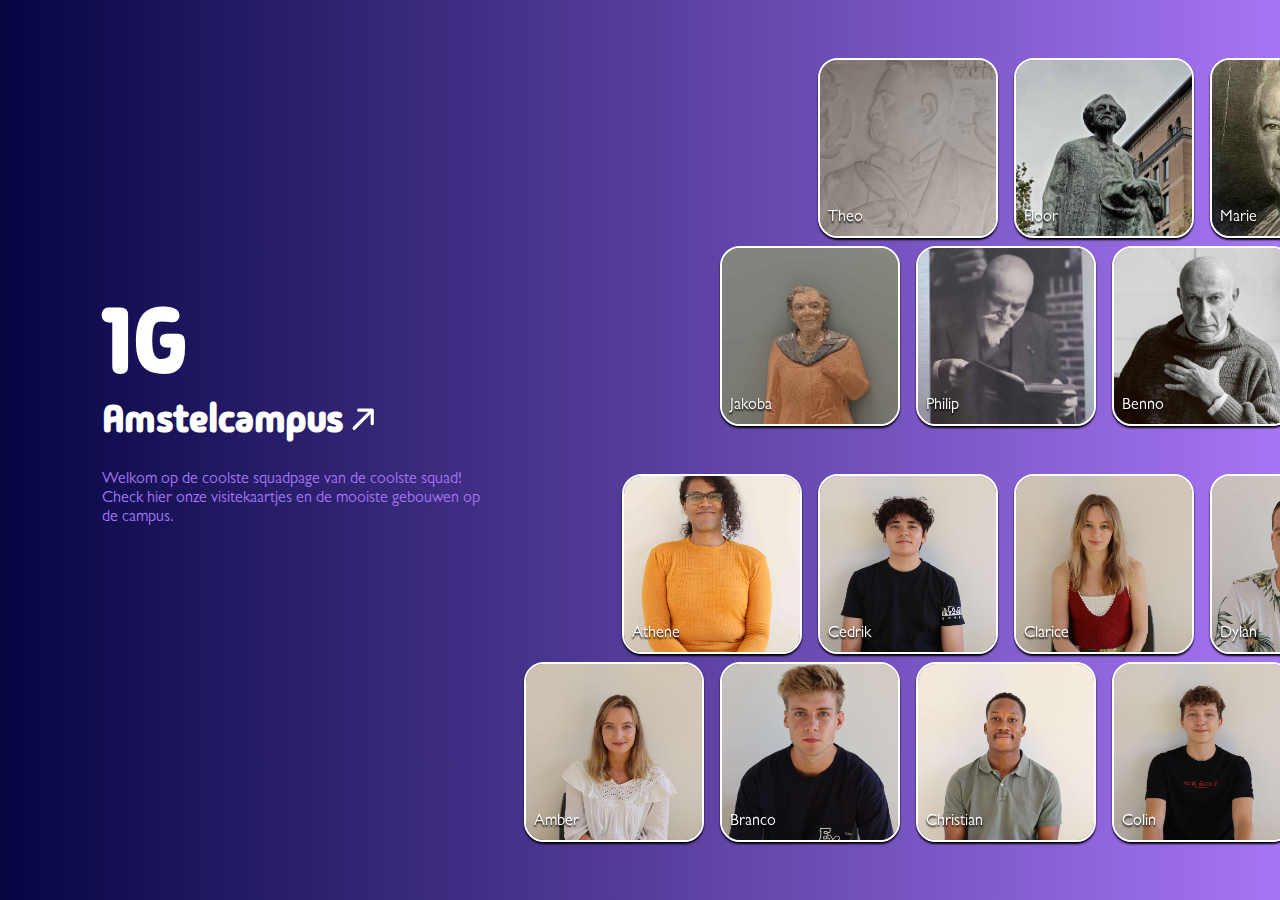
<file: index.html>
<!DOCTYPE html>
<html lang="nl">

<head>
    <meta charset="UTF-8">
    <meta name="viewport" content="width=device-width, initial-scale=1.0">
    <title>Squad 1G</title>
    <link rel="stylesheet" href="styles/style.css">
    <link rel="preconnect" href="https://fonts.googleapis.com">
    <link rel="preconnect" href="https://fonts.gstatic.com" crossorigin>
    <link href="https://fonts.googleapis.com/css2?family=Madimi+One&display=swap" rel="stylesheet">
</head>

<body>
    <main>
        <div class="text-container">
            <header>
                <h1>1G</h1>
                <h1 class="ampersand">&</h1>
                <h2 class="small-subheader">
                    <a href="amstel.html">
                        <div class="header-flex">
                            <div>
                                Amstel campus
                            </div>
                            <div class="header-svg">
                                <svg viewBox="0 0 20 20" xmlns="http://www.w3.org/2000/svg" fill="none">
                                    <path stroke="#ffffff" stroke-linecap="round" stroke-linejoin="round"
                                        stroke-width="2" d="M6.343 17.657L17.657 6.343m0 0v8.485m0-8.485H9.172" />
                                </svg>
                            </div>
                        </div>
                    </a>
                </h2>
                <h2 class="large-subheader">
                    <a href="amstel.html">
                        <div class="header-flex">
                            <div>
                                Amstelcampus
                            </div>
                            <div>
                                <svg viewBox="0 0 24 24" xmlns="http://www.w3.org/2000/svg" fill="none">
                                    <path stroke="#ffffff" stroke-linecap="round" stroke-linejoin="round"
                                        stroke-width="2" d="M6.343 17.657L17.657 6.343m0 0v8.485m0-8.485H9.172" />
                                </svg>
                            </div>
                        </div>
                    </a>
                </h2>
            </header>
            <p>
                Welkom op de coolste squadpage van de coolste squad!
                Check hier onze visitekaartjes en de mooiste gebouwen op de campus.
            </p>
        </div>

        <div class="image-container">
            <div class="grid-container campus">
                <div class="filler3 top"></div>
                <div class="filler2 bottom"></div>
                <figure>
                    <a href="amstel.html#jakoba"><img src="assets/jakoba.jpg" alt="Jakoba Mulder"></a>
                    <figcaption>Jakoba</figcaption>
                </figure>

                <figure>
                    <a href="amstel.html#theo"><img src="assets/theo.jpg" alt="Theo Thijssen"></a>
                    <figcaption>Theo</figcaption>
                </figure>

                <figure>
                    <a href="amstel.html#kohnstamm"><img src="assets/kohnstamm.jpg" alt="Philip kohnstamm"></a>
                    <figcaption>Philip</figcaption>
                </figure>

                <figure>
                    <a href="amstel.html#wibaut"><img src="assets/wibaut.jpg" alt="Floor Wibaut"></a>
                    <figcaption>Floor</figcaption>
                </figure>

                <figure>
                    <a href="amstel.html#benno-premsela"><img src="assets/benno-premsela.jpg" alt="Benno Premsela"></a>
                    <figcaption>Benno</figcaption>
                </figure>

                <figure>
                    <a href="amstel.html#muller-lulofs"><img src="assets/Marie_Muller_Lulofs1.jpg"
                            alt="Marie Muller-Lulofs"></a>
                    <figcaption>Marie</figcaption>
                </figure>

                <figure>
                    <a href="amstel.html#koetsier"><img src="assets/fmdci_amfi_koetsier-montaignehuis.jpg"
                            alt="Koetsier-Montaignehuis"></a>
                    <figcaption>Koetsier & Charles</figcaption>
                </figure>

                <figure>
                    <a href="amstel.html#studiohva"><img src="assets/studio-hva.jpg" alt="studio-hva"></a>
                    <figcaption>Studio HVA</figcaption>
                </figure>

                <figure>
                    <a href="amstel.html#kohnstamm-bieb"><img src="assets/hva0010623.jpg"
                            alt="Bibliotheek Kohnstammhuis"></a>
                    <figcaption>Bibliotheken</figcaption>
                </figure>

                <figure>
                    <a href="amstel.html#eten/drinken"><img src="assets/eten.jpg" alt="koffiecorners"></a>
                    <figcaption>Koffiecorners</figcaption>
                </figure>
            </div>

            <div class="grid-container cards">
                <div class="filler1 top"></div>
                <figure>
                    <a href="https://ambersr.github.io/your-tribe-profile-card/" target="_blank">
                        <img src="assets/Squad1G-Amber.JPG" alt="Amber"></a>
                    <figcaption>Amber</figcaption>
                </figure>

                <figure>
                    <a href="https://nyathene.github.io/your-tribe-profile-card/" target="_blank">
                        <img src="assets/Squad1G-Athene.JPG" alt="Athene"></a>
                    <figcaption>Athene</figcaption>
                </figure>

                <figure>
                    <a href="https://brancovanbeek.github.io/your-tribe-profile-card/" target="_blank">
                        <img src="assets/Squad1G-Branco.JPG" alt="Branco"></a>
                    <figcaption>Branco</figcaption>
                </figure>

                <figure>
                    <a href="https://cedrikstephen.github.io/your-tribe-profile-card/" target="_blank">
                        <img src="assets/Squad1G-Cedrik.JPG" alt="Cedrik"></a>
                    <figcaption>Cedrik</figcaption>
                </figure>

                <figure>
                    <a href="https://osaoni.github.io/your-tribe-profile-card/" target="_blank">
                        <img src="assets/Squad1G-Christian.JPG" alt="Christian"></a>
                    <figcaption>Christian</figcaption>
                </figure>

                <figure>
                    <a href="https://clarice-cod.github.io/visitekaartje-clarice/" target="_blank">
                        <img src="assets/Squad1G-Clarice.JPG" alt="Clarice"></a>
                    <figcaption>Clarice</figcaption>
                </figure>

                <figure>
                    <a href="https://colindegroot.github.io/your-tribe-profile-card/" target="_blank">
                        <img src="assets/Squad1G-Colin.JPG" alt="Colin"></a>
                    <figcaption>Colin</figcaption>
                </figure>

                <figure>
                    <a href="https://divaninl.github.io/your-tribe-profile-card/" target="_blank">
                        <img src="assets/Squad1G-Dylan.JPG" alt="Dylan"></a>
                    <figcaption>Dylan</figcaption>
                </figure>

                <figure>
                    <a href="https://fatimazelay.github.io/your-tribe-profile-card/" target="_blank">
                        <img src="assets/Squad1G-Fatima-A.JPG" alt="Fatima El Ayadi"></a>
                    <figcaption>Fatima A</figcaption>
                </figure>

                <figure>
                    <a href="https://fatimahilali.github.io/visitekaartje/" target="_blank">
                        <img src="assets/Squad1G-Fatima-H.JPG" alt="Fatima El Hilali"></a>
                    <figcaption>Fatima H</figcaption>
                </figure>

                <figure>
                    <a href="https://halima98.github.io/your-tribe-profile-card/" target="_blank">
                        <img src="assets/Squad1G-Halima.JPG" alt="Halima"></a>
                    <figcaption>Halima</figcaption>
                </figure>

                <figure>
                    <a href="https://haroub-s.github.io/your-tribe-profile-card/" target="_blank">
                        <img src="assets/Squad1G-Haroub.JPG" alt="Haroub"></a>
                    <figcaption>Haroub</figcaption>
                </figure>

                <figure>
                    <a href="https://irisvw.github.io/your-tribe-profile-card/" target="_blank">
                        <img src="assets/Squad1G-Iris.JPG" alt="Iris"></a>
                    <figcaption>Iris</figcaption>
                </figure>

                <figure>
                    <a href="https://hubregtsejoost.github.io/your-tribe-profile-card/" target="_blank">
                        <img src="assets/Squad1G-Joost.JPG" alt="Joost"></a>
                    <figcaption>Joost</figcaption>
                </figure>

                <figure>
                    <a href="https://noxinput.github.io/your-tribe-profile-card/" target="_blank">
                        <img src="assets/Squad1G-Jordy.JPG" alt="Jordy"></a>
                    <figcaption>Jordy</figcaption>
                </figure>

                <figure>
                    <a href="https://julesbruins.github.io/your-tribe-profile-card/" target="_blank">
                        <img src="assets/Squad1G-Jules.JPG" alt="Jules"></a>
                    <figcaption>Jules</figcaption>
                </figure>

                <figure>
                    <a href="https://julia-stevens.github.io/your-tribe-profile-card/" target="_blank">
                        <img src="assets/Squad1G-Julia.JPG" alt="Julia"></a>
                    <figcaption>Julia</figcaption>
                </figure>

                <figure>
                    <a href="https://karima002.github.io/visitekaartje-karima/" target="_blank">
                        <img src="assets/Squad1G-Karima.JPG" alt="Karima"></a>
                    <figcaption>Karima</figcaption>
                </figure>

                <figure>
                    <a href="https://kimnikitaschijf.github.io/your-tribe-profile-card/" target="_blank">
                        <img src="assets/Squad1G-Kim.JPG" alt="Kim Nikita"></a>
                    <figcaption>Kim</figcaption>
                </figure>

                <figure>
                    <a href="https://debosos.github.io/your-tribe-profile-card/" target="_blank">
                        <img src="assets/Squad1G-Luc.JPG" alt="Luc"></a>
                    <figcaption>Luc</figcaption>
                </figure>

                <figure>
                    <a href="https://marsgotbars.github.io/your-tribe-profile-card-HvA/" target="_blank">
                        <img src="assets/Squad1G-Marcin.JPG" alt="Marcin"></a>
                    <figcaption>Marcin</figcaption>
                </figure>

                <figure>
                    <a href="https://matthijs217.github.io/your-tribe-profile-card/" target="_blank">
                        <img src="assets/Squad1G-Matthijs.JPG" alt="Matthijs"></a>
                    <figcaption>Matthijs</figcaption>
                </figure>

                <figure>
                    <a href="https://nadiachaja.github.io/your-tribe-profile-card/" target="_blank">
                        <img src="assets/Squad1G-Nadia.JPG" alt="Nadia"></a>
                    <figcaption>Nadia</figcaption>
                </figure>

                <figure>
                    <a href="https://nmiaa.github.io/your-tribe-profile-card/" target="_blank">
                        <img src="assets/Squad1G-Nas.JPG" alt="Nas"></a>
                    <figcaption>Nas</figcaption>
                </figure>

                <figure>
                    <a href="https://ofrqq.github.io/your-tribe-profile-card/" target="_blank">
                        <img src="assets/Squad1G-Ole.JPG" alt="Ole"></a>
                    <figcaption>Ole</figcaption>
                </figure>

                <figure>
                    <a href="https://ravirkt.github.io/visitekaartje/" target="_blank">
                        <img src="assets/Squad1G-Ravi.JPG" alt="Ravi"></a>
                    <figcaption>Ravi</figcaption>
                </figure>

                <figure>
                    <a href="https://robbyrisse.github.io/your-tribe-profile-card/" target="_blank">
                        <img src="assets/Squad1G-Robby.JPG" alt="Robby"></a>
                    <figcaption>Robby</figcaption>
                </figure>

                <figure>
                    <a href="https://robinwouterson.github.io/your-tribe-profile-card/" target="_blank">
                        <img src="assets/Squad1G-Robin.JPG" alt="Robin"></a>
                    <figcaption>Robin</figcaption>
                </figure>

                <figure>
                    <a href="https://ties7.github.io/your-tribe-profile-card/" target="_blank">
                        <img src="assets/Squad1G-Ties.JPG" alt="Ties"></a>
                    <figcaption>Ties</figcaption>
                </figure>

                <figure>
                    <a href="https://vsheo.github.io/your-tribe-profile-card/" target="_blank">
                        <img src="assets/Squad1G-Viresh.JPG" alt="Viresh"></a>
                    <figcaption>Viresh</figcaption>
                </figure>
            </div>
        </div>
    </main>

    <script src="scripts/script.js"></script>
</body>

</html>
</file>
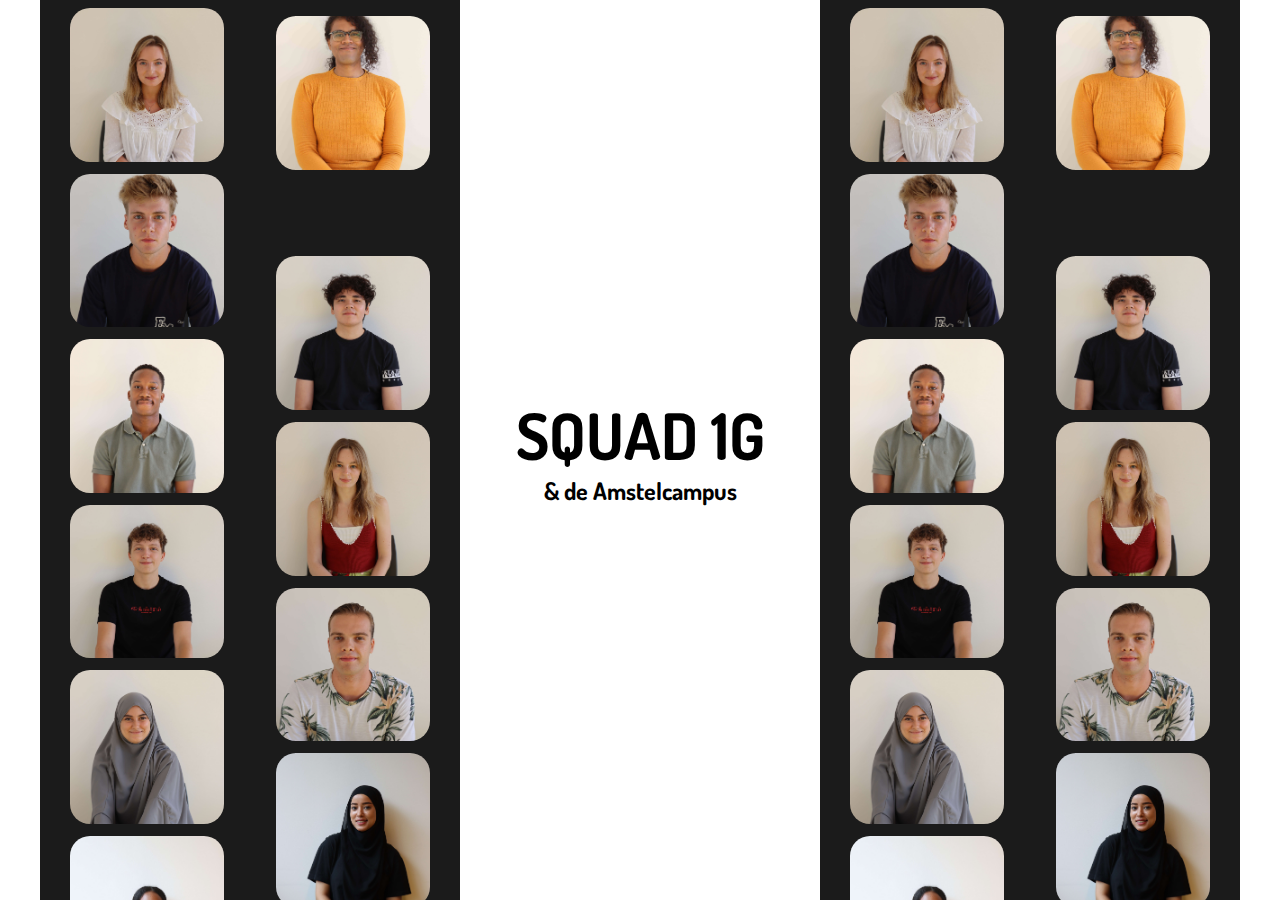
<file: iris/index.html>
<!DOCTYPE html>
<html lang="nl">

<head>
  <meta charset="UTF-8">
  <meta name="viewport" content="width=device-width, initial-scale=1.0">
  <title>1G Squad Page</title>
  <link rel="stylesheet" href="styles/style.css">

  <link rel="preconnect" href="https://fonts.googleapis.com">
  <link rel="preconnect" href="https://fonts.gstatic.com" crossorigin>
  <link href="https://fonts.googleapis.com/css2?family=Dosis:wght@700&display=swap" rel="stylesheet">
</head>

<body>
  <header>
    <h1>SQUAD 1G</h1>
    <h2>& de Amstelcampus</h2>
  </header>
  <main>
    <section class="left">
      <div class="grid-container">
        <figure>
          <a href=""><img src="assets/Squad1G-Amber.JPG" alt=""></a>
          <figcaption></figcaption>
        </figure>

        <div class="filler"></div>

        <figure>
          <a href=""><img src="assets/Squad1G-Athene.JPG" alt=""></a>
          <figcaption></figcaption>
        </figure>

        <figure>
          <a href=""><img src="assets/Squad1G-Branco.JPG" alt=""></a>
          <figcaption></figcaption>
        </figure>

        <figure>
          <a href=""><img src="assets/Squad1G-Cedrik.JPG" alt=""></a>
          <figcaption></figcaption>
        </figure>

        <figure>
          <a href=""><img src="assets/Squad1G-Christian.JPG" alt=""></a>
          <figcaption></figcaption>
        </figure>

        <figure>
          <a href=""><img src="assets/Squad1G-Clarice.JPG" alt=""></a>
          <figcaption></figcaption>
        </figure>

        <figure>
          <a href=""><img src="assets/Squad1G-Colin.JPG" alt=""></a>
          <figcaption></figcaption>
        </figure>

        <figure>
          <a href=""><img src="assets/Squad1G-Dylan.JPG" alt=""></a>
          <figcaption></figcaption>
        </figure>

        <figure>
          <a href=""><img src="assets/Squad1G-Fatima-A.JPG" alt=""></a>
          <figcaption></figcaption>
        </figure>

        <figure>
          <a href=""><img src="assets/Squad1G-Fatima-H.JPG" alt=""></a>
          <figcaption></figcaption>
        </figure>

        <figure>
          <a href=""><img src="assets/Squad1G-Halima.JPG" alt=""></a>
          <figcaption></figcaption>
        </figure>

        <figure>
          <a href=""><img src="assets/Squad1G-Haroub.JPG" alt=""></a>
          <figcaption></figcaption>
        </figure>

        <figure>
          <a href=""><img src="assets/Squad1G-Iris.JPG" alt=""></a>
          <figcaption></figcaption>
        </figure>

        <figure>
          <a href=""><img src="assets/Squad1G-Joost.JPG" alt=""></a>
          <figcaption></figcaption>
        </figure>

        <figure>
          <a href=""><img src="assets/Squad1G-Jordy.JPG" alt=""></a>
          <figcaption></figcaption>
        </figure>

        <figure>
          <a href=""><img src="assets/Squad1G-Jules.JPG" alt=""></a>
          <figcaption></figcaption>
        </figure>

        <figure>
          <a href=""><img src="assets/Squad1G-Julia.JPG" alt=""></a>
          <figcaption></figcaption>
        </figure>

        <figure>
          <a href=""><img src="assets/Squad1G-Kim.JPG" alt=""></a>
          <figcaption></figcaption>
        </figure>

        <figure>
          <a href=""><img src="assets/Squad1G-Luc.JPG" alt=""></a>
          <figcaption></figcaption>
        </figure>

        <figure>
          <a href=""><img src="assets/Squad1G-Marcin.JPG" alt=""></a>
          <figcaption></figcaption>
        </figure>

        <figure>
          <a href=""><img src="assets/Squad1G-Matthijs.JPG" alt=""></a>
          <figcaption></figcaption>
        </figure>

        <figure>
          <a href=""><img src="assets/Squad1G-Nadia.JPG" alt=""></a>
          <figcaption></figcaption>
        </figure>

        <figure>
          <a href=""><img src="assets/Squad1G-Nas.JPG" alt=""></a>
          <figcaption></figcaption>
        </figure>

        <figure>
          <a href=""><img src="assets/Squad1G-Ole.JPG" alt=""></a>
          <figcaption></figcaption>
        </figure>

      </div>
    </section>

    <section class="middle">
      <header>
        <h1>SQUAD 1G</h1>
        <h2>& de Amstelcampus</h2>
      </header>
    </section>

    <section class="right">
      <div class="grid-container">
        <figure>
          <a href=""><img src="assets/Squad1G-Amber.JPG" alt=""></a>
          <figcaption></figcaption>
        </figure>

        <div class="filler"></div>

        <figure>
          <a href=""><img src="assets/Squad1G-Athene.JPG" alt=""></a>
          <figcaption></figcaption>
        </figure>

        <figure>
          <a href=""><img src="assets/Squad1G-Branco.JPG" alt=""></a>
          <figcaption></figcaption>
        </figure>

        <figure>
          <a href=""><img src="assets/Squad1G-Cedrik.JPG" alt=""></a>
          <figcaption></figcaption>
        </figure>

        <figure>
          <a href=""><img src="assets/Squad1G-Christian.JPG" alt=""></a>
          <figcaption></figcaption>
        </figure>

        <figure>
          <a href=""><img src="assets/Squad1G-Clarice.JPG" alt=""></a>
          <figcaption></figcaption>
        </figure>

        <figure>
          <a href=""><img src="assets/Squad1G-Colin.JPG" alt=""></a>
          <figcaption></figcaption>
        </figure>

        <figure>
          <a href=""><img src="assets/Squad1G-Dylan.JPG" alt=""></a>
          <figcaption></figcaption>
        </figure>

        <figure>
          <a href=""><img src="assets/Squad1G-Fatima-A.JPG" alt=""></a>
          <figcaption></figcaption>
        </figure>

        <figure>
          <a href=""><img src="assets/Squad1G-Fatima-H.JPG" alt=""></a>
          <figcaption></figcaption>
        </figure>

        <figure>
          <a href=""><img src="assets/Squad1G-Halima.JPG" alt=""></a>
          <figcaption></figcaption>
        </figure>

        <figure>
          <a href=""><img src="assets/Squad1G-Haroub.JPG" alt=""></a>
          <figcaption></figcaption>
        </figure>

        <figure>
          <a href=""><img src="assets/Squad1G-Iris.JPG" alt=""></a>
          <figcaption></figcaption>
        </figure>

        <figure>
          <a href=""><img src="assets/Squad1G-Joost.JPG" alt=""></a>
          <figcaption></figcaption>
        </figure>

        <figure>
          <a href=""><img src="assets/Squad1G-Jordy.JPG" alt=""></a>
          <figcaption></figcaption>
        </figure>

        <figure>
          <a href=""><img src="assets/Squad1G-Jules.JPG" alt=""></a>
          <figcaption></figcaption>
        </figure>

        <figure>
          <a href=""><img src="assets/Squad1G-Julia.JPG" alt=""></a>
          <figcaption></figcaption>
        </figure>

        <figure>
          <a href=""><img src="assets/Squad1G-Kim.JPG" alt=""></a>
          <figcaption></figcaption>
        </figure>

        <figure>
          <a href=""><img src="assets/Squad1G-Luc.JPG" alt=""></a>
          <figcaption></figcaption>
        </figure>

        <figure>
          <a href=""><img src="assets/Squad1G-Marcin.JPG" alt=""></a>
          <figcaption></figcaption>
        </figure>

        <figure>
          <a href=""><img src="assets/Squad1G-Matthijs.JPG" alt=""></a>
          <figcaption></figcaption>
        </figure>

        <figure>
          <a href=""><img src="assets/Squad1G-Nadia.JPG" alt=""></a>
          <figcaption></figcaption>
        </figure>

        <figure>
          <a href=""><img src="assets/Squad1G-Nas.JPG" alt=""></a>
          <figcaption></figcaption>
        </figure>

        <figure>
          <a href=""><img src="assets/Squad1G-Ole.JPG" alt=""></a>
          <figcaption></figcaption>
        </figure>
    </section>
  </main>
  <footer>

  </footer>
</body>

</html>
</file>
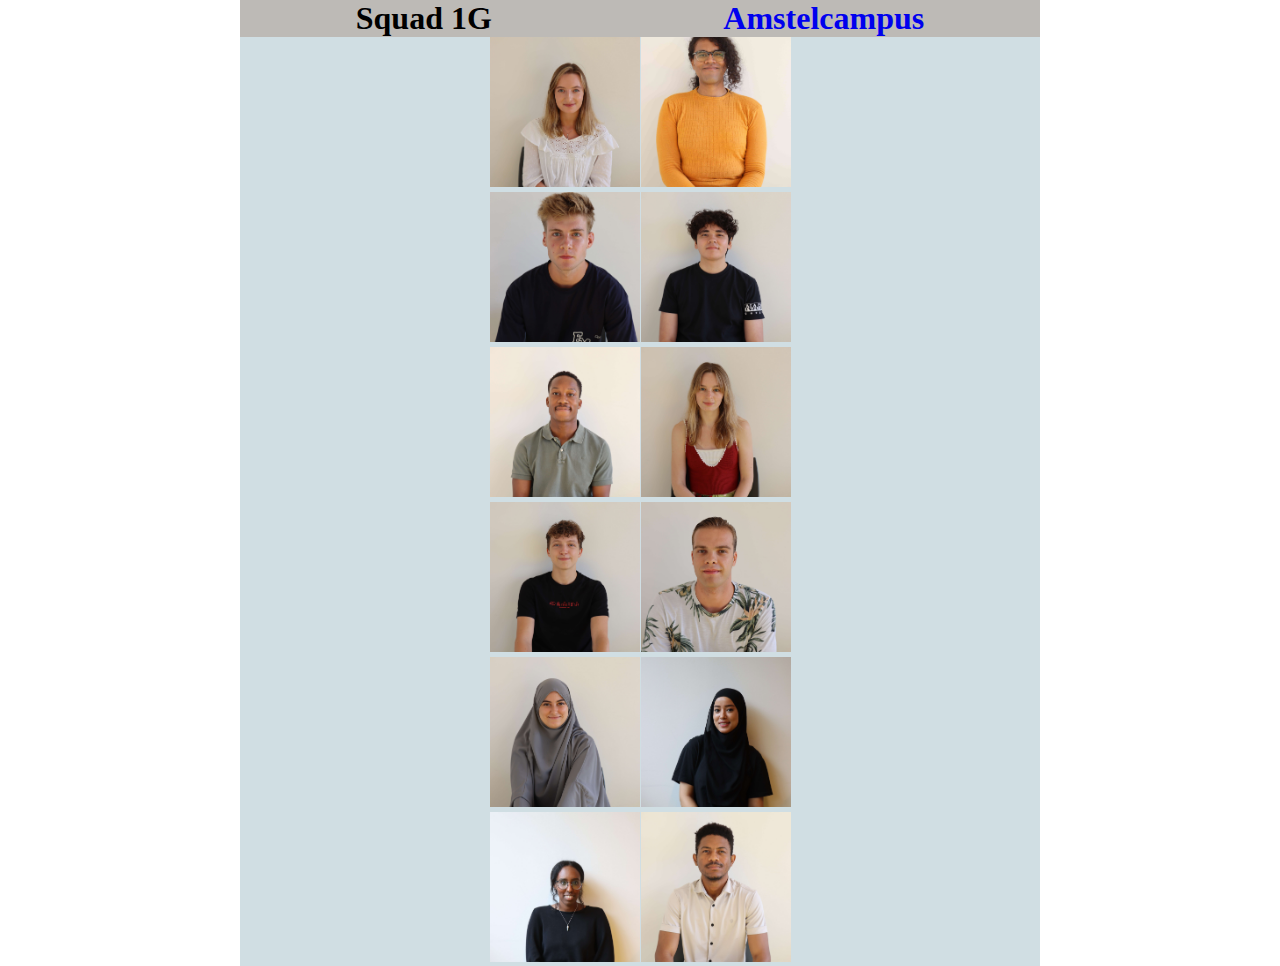
<file: nadia/index.html>
<!DOCTYPE html>
<html lang="nl">

<head>
    <meta charset="UTF-8">
    <meta name="squad page" content="width=device-width, initial-scale=1.0">
    <title>squad page</title>
    <link rel="stylesheet" href="style.css">
</head>

<body>
    <header>
        <h1> Squad 1G </h1>
        <h2><a href="amstelcampus.html" target="_blank">Amstelcampus</a></h2>
    </header>

    <main>
        <section class="middle">
            <figure>
                <a href="https://ambersr.github.io/your-tribe-profile-card/" target="_blank"><img src="../assets/Squad1G-Amber.JPG" alt=""></a>
                <figcaption></figcaption>
            </figure>

            <figure>
                <a href="https://nyathene.github.io/your-tribe-profile-card/" target="_blank"><img src="../assets/Squad1G-Athene.JPG" alt=""></a>
                <figcaption></figcaption>
            </figure>

            <figure>
                <a href="https://brancovanbeek.github.io/your-tribe-profile-card/" target="_blank"><img src="../assets/Squad1G-Branco.JPG" alt=""></a>
                <figcaption></figcaption>
            </figure>

            <figure>
                <a href="https://cedrikstephen.github.io/your-tribe-profile-card/" target="_blank"><img src="../assets/Squad1G-Cedrik.JPG" alt=""></a>
                <figcaption></figcaption>
            </figure>

            <figure>
                <a href="https://osaoni.github.io/your-tribe-profile-card/" target="_blank"><img src="../assets/Squad1G-Christian.JPG" alt=""></a>
                <figcaption></figcaption>
            </figure>

            <figure>
                <a href="https://clarice-cod.github.io/visitekaartje-clarice/" target="_blank"><img src="../assets/Squad1G-Clarice.JPG" alt=""></a>
                <figcaption></figcaption>
            </figure>

            <figure>
                <a href="https://colindegroot.github.io/your-tribe-profile-card/" target="_blank"><img src="../assets/Squad1G-Colin.JPG" alt=""></a>
                <figcaption></figcaption>
            </figure>

            <figure>
                <a href="https://divaninl.github.io/your-tribe-profile-card/" target="_blank"><img src="../assets/Squad1G-Dylan.JPG" alt=""></a>
                <figcaption></figcaption>
            </figure>

            <figure>
                <a href="https://fatimazelay.github.io/your-tribe-profile-card/" target="_blank"><img src="../assets/Squad1G-Fatima-A.JPG" alt=""></a>
                <figcaption></figcaption>
            </figure>

            <figure>
                <a href=""><img src="../assets/Squad1G-Fatima-H.JPG" alt=""></a>
                <figcaption></figcaption>
            </figure>

            <figure>
                <a href="https://halima98.github.io/your-tribe-profile-card/" target="_blank"><img src="../assets/Squad1G-Halima.JPG" alt=""></a>
                <figcaption></figcaption>
            </figure>

            <figure>
                <a href="https://haroub-s.github.io/your-tribe-profile-card/" target="_blank"><img src="../assets/Squad1G-Haroub.JPG" alt=""></a>
                <figcaption></figcaption>
            </figure>
        </section>





       



    </main>

</body>

</html>
</file>
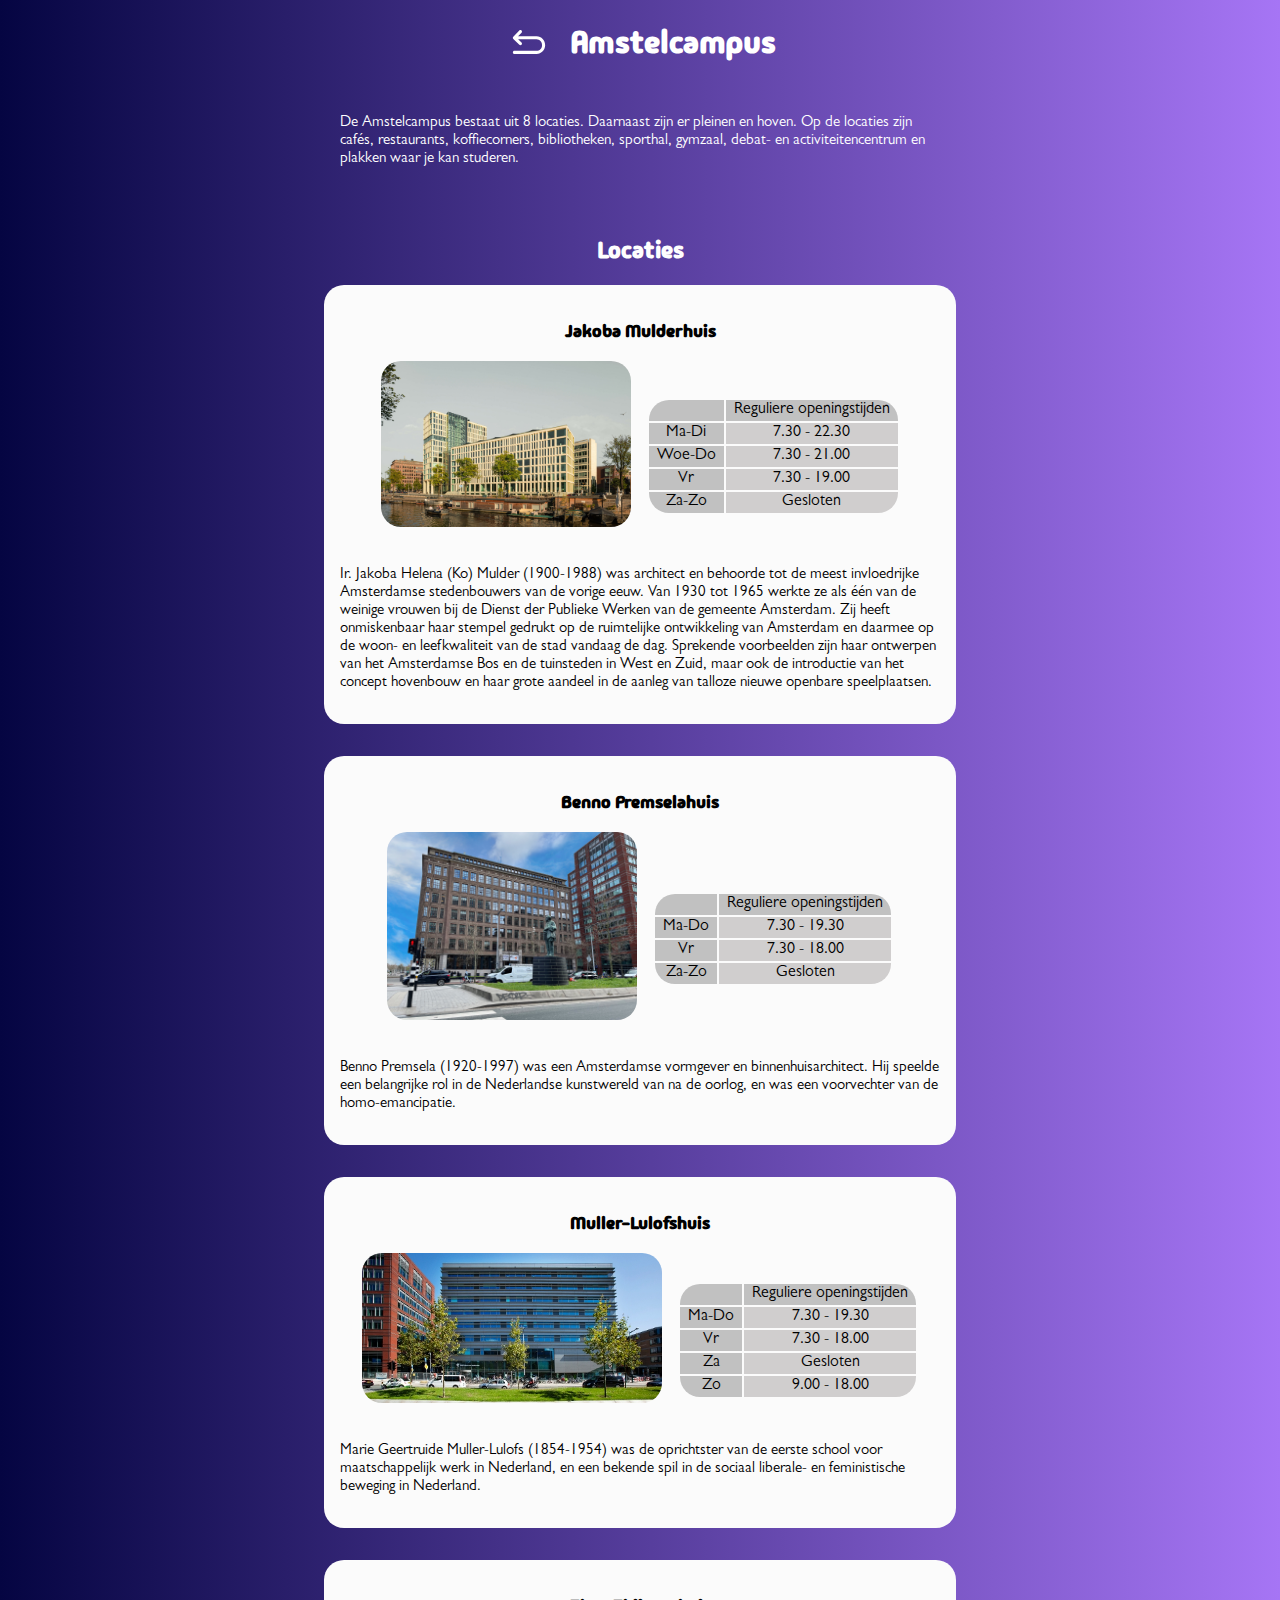
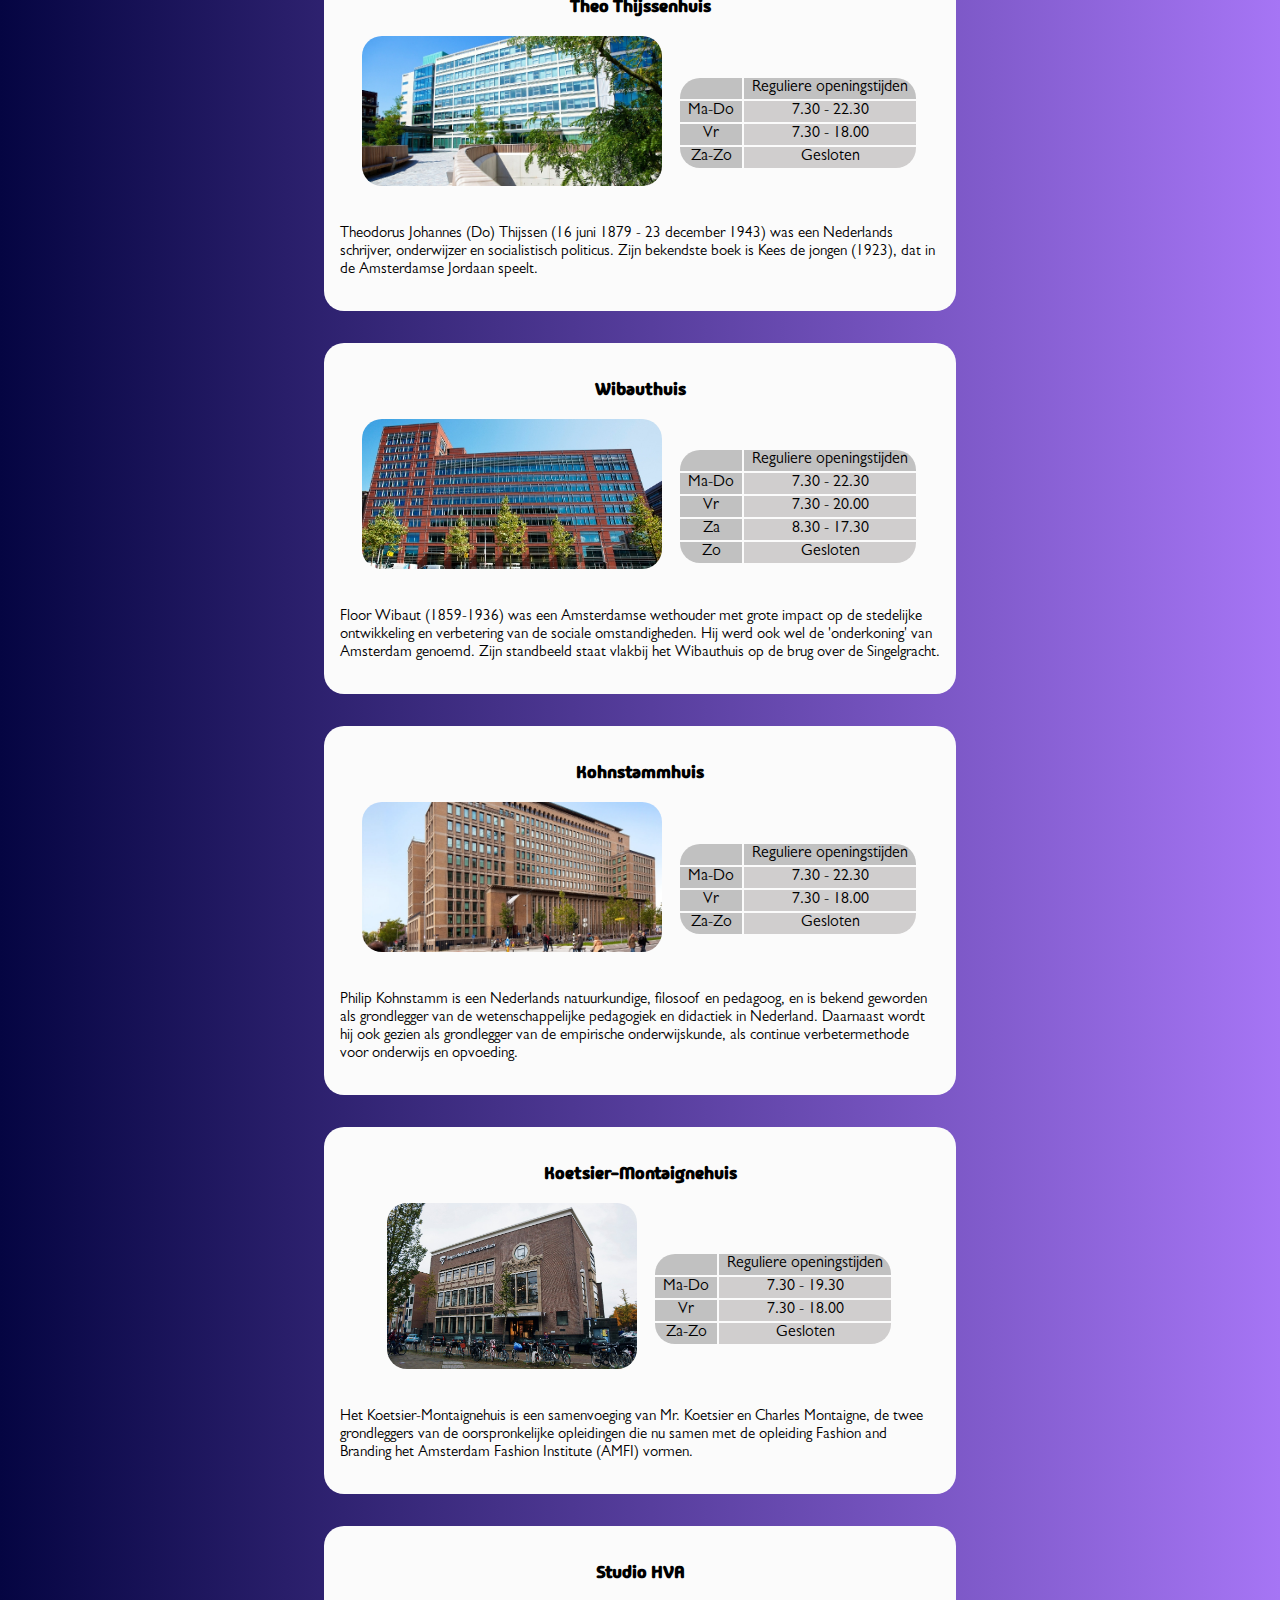
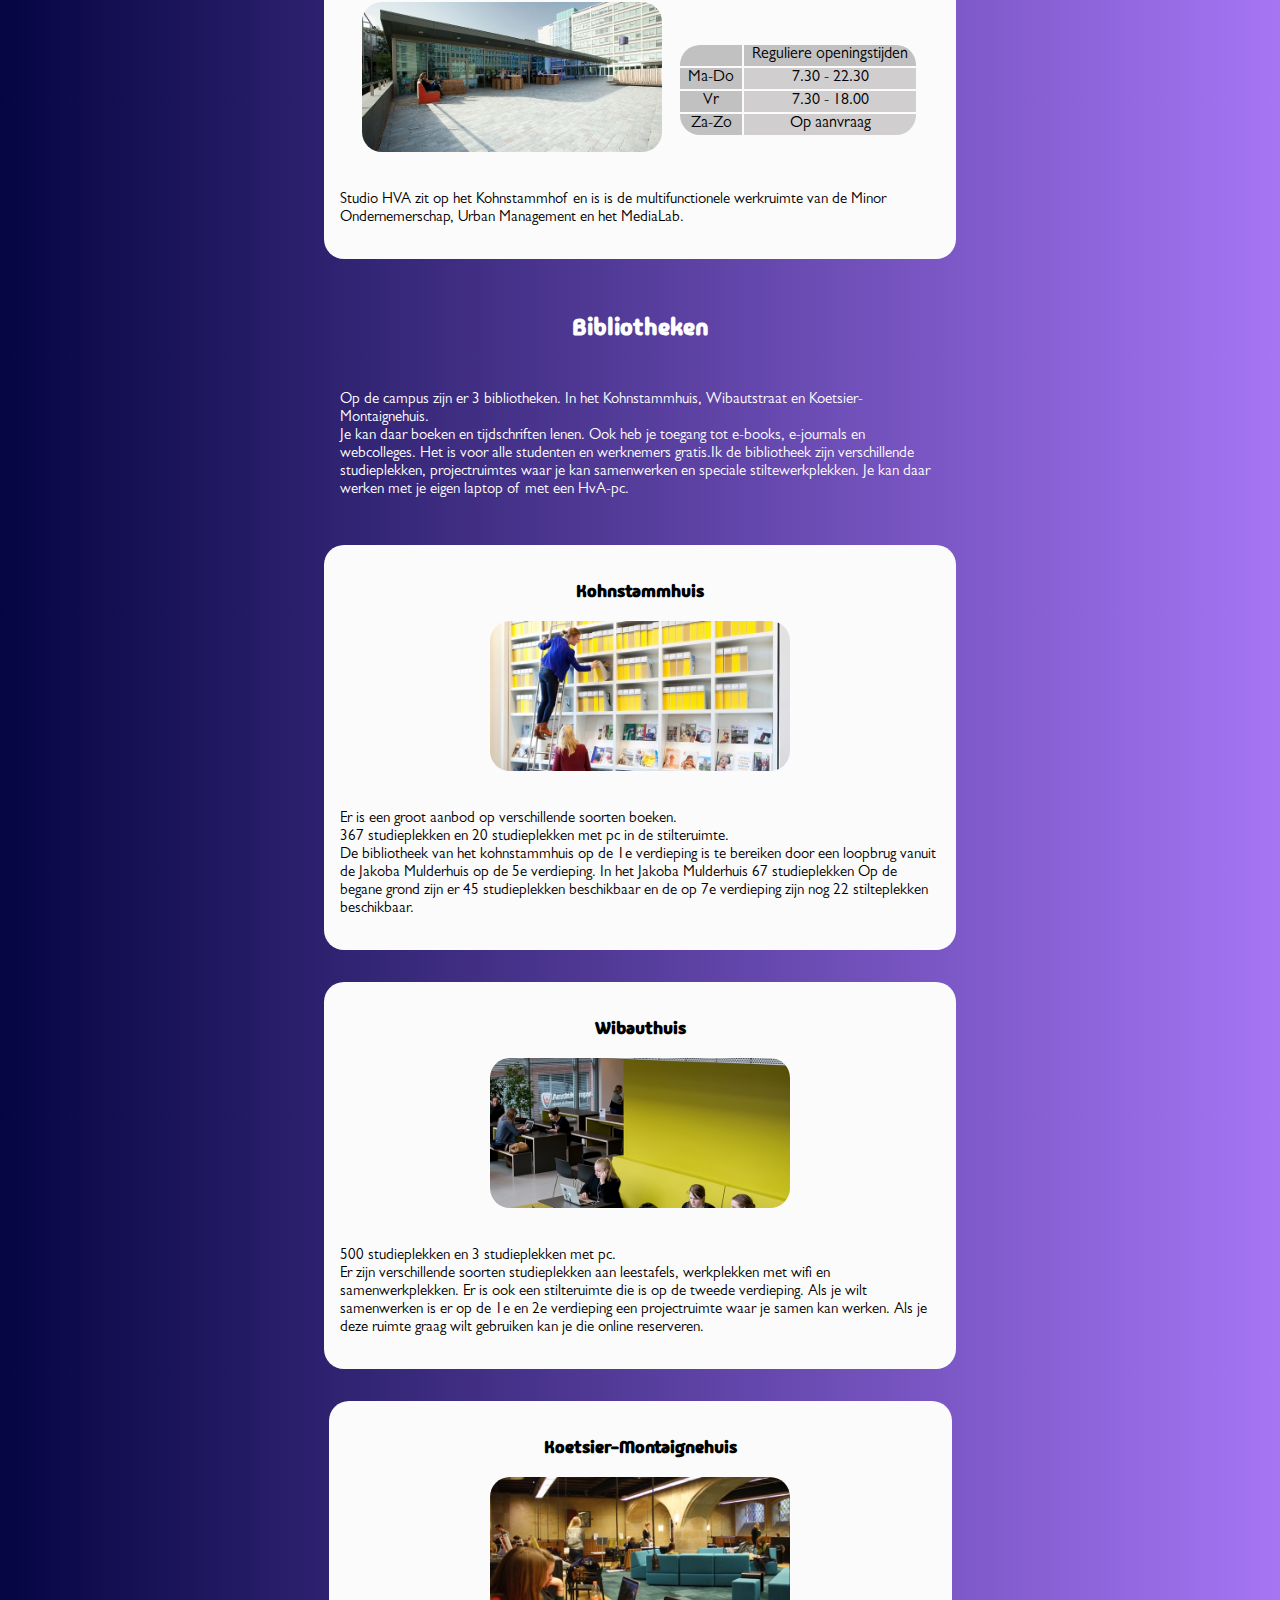
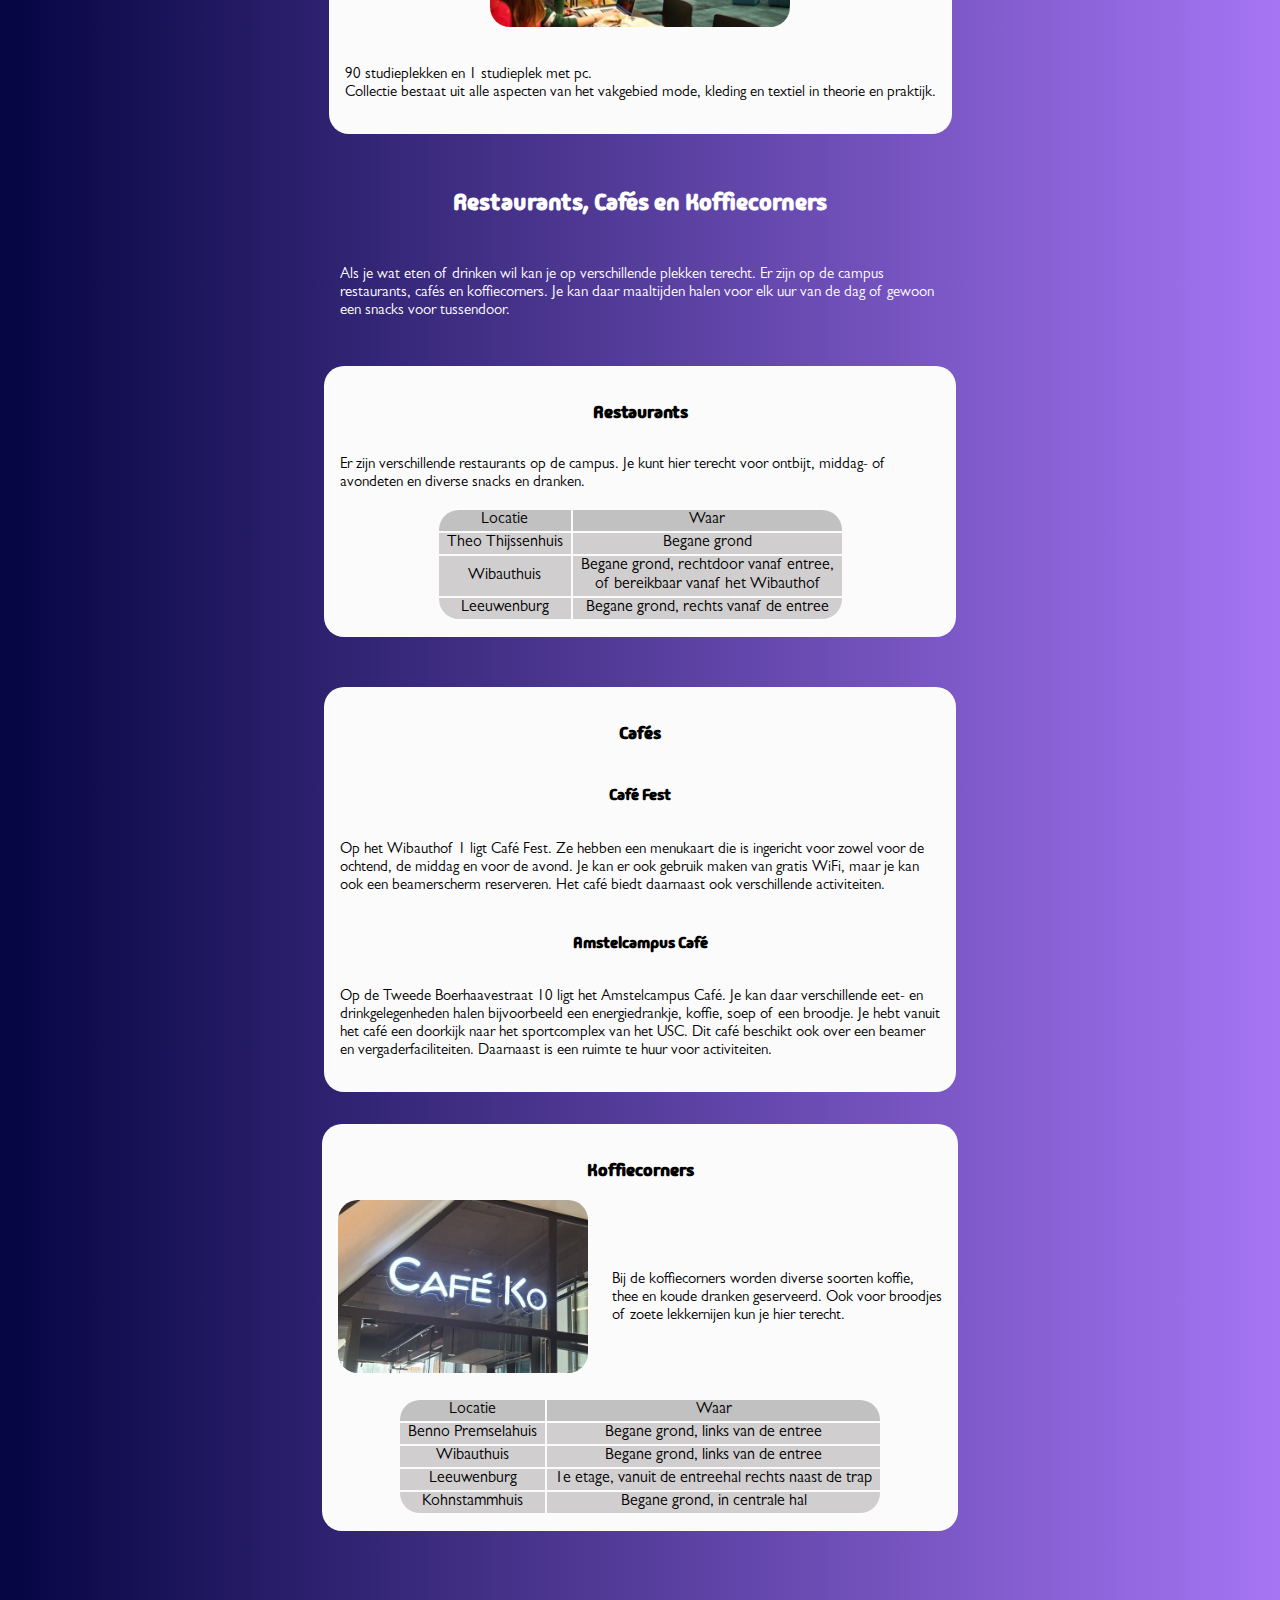
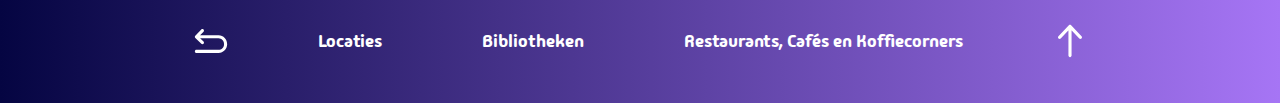
<file: amstel.html>
<!DOCTYPE html>
<html lang="en">

<head>
  <meta charset="UTF-8">
  <meta name="viewport" content="width=device-width, initial-scale=1.0">
  <title>Amstelcampus</title>
  <link rel="stylesheet" href="styles/amstel.css">
  <link rel="preconnect" href="https://fonts.googleapis.com">
  <link rel="preconnect" href="https://fonts.gstatic.com" crossorigin>
  <link href="https://fonts.googleapis.com/css2?family=Madimi+One&display=swap" rel="stylesheet">
</head>

<body>

  <header>
    <div>
      <a href="index.html"><svg viewBox="0 0 24 24" fill="none" xmlns="http://www.w3.org/2000/svg">
          <path
            d="M8.42259 7.52194C8.71085 7.22448 8.70339 6.74967 8.40594 6.46141C8.10848 6.17315 7.63367 6.18061 7.34541 6.47806L8.42259 7.52194ZM4.46141 9.45406C4.17315 9.75152 4.18061 10.2263 4.47806 10.5146C4.77552 10.8028 5.25033 10.7954 5.53859 10.4979L4.46141 9.45406ZM5.52244 9.43789C5.22525 9.14936 4.75042 9.15638 4.46189 9.45356C4.17336 9.75075 4.18038 10.2256 4.47756 10.5141L5.52244 9.43789ZM7.36156 13.3141C7.65875 13.6026 8.13358 13.5956 8.42211 13.2984C8.71064 13.0012 8.70362 12.5264 8.40644 12.2379L7.36156 13.3141ZM5 9.226C4.58579 9.226 4.25 9.56179 4.25 9.976C4.25 10.3902 4.58579 10.726 5 10.726V9.226ZM15.62 9.976L15.6347 9.22614C15.6298 9.22605 15.6249 9.226 15.62 9.226V9.976ZM19 13.488L18.2501 13.4739C18.25 13.4833 18.25 13.4927 18.2501 13.5021L19 13.488ZM15.62 17V17.75C15.6249 17.75 15.6298 17.75 15.6347 17.7499L15.62 17ZM5 16.25C4.58579 16.25 4.25 16.5858 4.25 17C4.25 17.4142 4.58579 17.75 5 17.75V16.25ZM7.34541 6.47806L4.46141 9.45406L5.53859 10.4979L8.42259 7.52194L7.34541 6.47806ZM4.47756 10.5141L7.36156 13.3141L8.40644 12.2379L5.52244 9.43789L4.47756 10.5141ZM5 10.726H15.62V9.226H5V10.726ZM15.6053 10.7259C17.0943 10.755 18.2781 11.985 18.2501 13.4739L19.7499 13.5021C19.7933 11.1853 17.9514 9.27143 15.6347 9.22614L15.6053 10.7259ZM18.2501 13.5021C18.2781 14.991 17.0943 16.221 15.6053 16.2501L15.6347 17.7499C17.9514 17.7046 19.7933 15.7907 19.7499 13.4739L18.2501 13.5021ZM15.62 16.25H5V17.75H15.62V16.25Z" />
        </svg></a>
    </div>

    <H1>Amstelcampus</H1>

  </header>

  <main class="middle">

    <p class="inleiding">De Amstelcampus bestaat uit 8 locaties.
      Daarnaast zijn er pleinen en hoven.
      Op de locaties zijn cafés, restaurants, koffiecorners,
      bibliotheken, sporthal, gymzaal,
      debat- en activiteitencentrum en plakken waar je kan studeren. </p>

    <h2 id="locaties">Locaties</h2>

    <section id="jakoba">
      <h3>Jakoba Mulderhuis</h3>


      <div class="info">
        <img class="plaatje" src="assets/Powerhouse-Company-Jakoba-Mulderhuis-Photography-by-Sebastian-van-Damme-05-scaled.jpg"
          alt="Jakoba Mulderhuis">

        <table>
          <tr>
            <th></th>
            <th scope="col">Reguliere openingstijden </th>
          </tr>
          <tr>
            <th scope="col">Ma-Di</th>
            <td>7.30 - 22.30</td>
          </tr>
          <tr>
            <th scope="col">Woe-Do</th>
            <td>7.30 - 21.00</td>
          </tr>
          <tr>
            <th scope="col">Vr</th>
            <td>7.30 - 19.00</td>
          </tr>
          <tr>
            <th scope="col">Za-Zo</th>
            <td>Gesloten</td>
          </tr>
        </table>
      </div>

      <p>Ir. Jakoba Helena (Ko) Mulder (1900-1988) was architect en
        behoorde tot de meest invloedrijke Amsterdamse stedenbouwers van de vorige eeuw.
        Van 1930 tot 1965 werkte ze als één van de weinige vrouwen bij de
        Dienst der Publieke Werken van de gemeente Amsterdam.
        Zij heeft onmiskenbaar haar stempel gedrukt op de ruimtelijke ontwikkeling
        van Amsterdam en daarmee op de woon- en leefkwaliteit van de stad vandaag de dag.
        Sprekende voorbeelden zijn haar ontwerpen van het Amsterdamse Bos en de tuinsteden
        in West en Zuid, maar ook de introductie van het concept hovenbouw en
        haar grote aandeel in de aanleg van talloze nieuwe openbare speelplaatsen.</p>
    </section>

    <section id="benno-premsela">
      <h3>Benno Premselahuis</h3>


      <div class="info">
        <img class="plaatje" src="assets/benno-premselahuis-bph.jpg" alt="Benno Premselahuis">

        <table>
          <tr>
            <th></th>
            <th scope="col">Reguliere openingstijden </th>
          </tr>
          <tr>
            <th scope="col">Ma-Do</th>
            <td>7.30 - 19.30</td>
          </tr>
          <tr>
            <th scope="col">Vr</th>
            <td>7.30 - 18.00</td>
          </tr>
          <tr>
            <th scope="col">Za-Zo</th>
            <td>Gesloten</td>
          </tr>
        </table>
      </div>

      <p>Benno Premsela (1920-1997) was een Amsterdamse vormgever en binnenhuisarchitect.
        Hij speelde een belangrijke rol in de Nederlandse kunstwereld
        van na de oorlog, en was een voorvechter van de homo-emancipatie. </p>
    </section>

    <section id="muller-lulofs">
      <h3>Muller-Lulofshuis</h3>


      <div class="info">
        <img src="assets/voortgang-aug.2014_738.jpg" alt="Muller-Lulofshuis">

        <table>
          <tr>
            <th></th>
            <th scope="col">Reguliere openingstijden </th>
          </tr>
          <tr>
            <th scope="col">Ma-Do</th>
            <td>7.30 - 19.30</td>
          </tr>
          <tr>
            <th scope="col">Vr</th>
            <td>7.30 - 18.00</td>
          </tr>
          <tr>
            <th scope="col">Za</th>
            <td>Gesloten</td>
          </tr>
          <tr>
            <th scope="col">Zo</th>
            <td>9.00 - 18.00</td>
          </tr>

        </table>
      </div>

      <p>Marie Geertruide Muller-Lulofs (1854-1954)
        was de oprichtster van de eerste school voor maatschappelijk werk in Nederland,
        en een bekende spil in de sociaal liberale- en feministische beweging
        in Nederland. </p>
    </section>

    <section id="theo">
      <h3>Theo Thijssenhuis</h3>


      <div class="info">
        <img src="assets/theo-thijssenhuis.jpg" alt="theo-thijssenhuis">

        <table>
          <tr>
            <th></th>
            <th scope="col">Reguliere openingstijden </th>
          </tr>
          <tr>
            <th scope="col">Ma-Do</th>
            <td>7.30 - 22.30</td>
          </tr>
          <tr>
            <th scope="col">Vr</th>
            <td>7.30 - 18.00</td>
          </tr>
          <tr>
            <th scope="col">Za-Zo</th>
            <td>Gesloten</td>
          </tr>
        </table>
      </div>


      <p>Theodorus Johannes (Do) Thijssen (16 juni 1879 - 23 december 1943)
        was een Nederlands schrijver, onderwijzer en socialistisch politicus.
        Zijn bekendste boek is Kees de jongen (1923), dat in de
        Amsterdamse Jordaan speelt. </p>
    </section>

    <section id="wibaut">
      <h3>Wibauthuis</h3>


      <div class="info">
        <img src="assets/voortgang-aug.2014_732.jpg" alt="Wibauthuis">

        <table>
          <tr>
            <th></th>
            <th scope="col">Reguliere openingstijden </th>
          </tr>
          <tr>
            <th scope="col">Ma-Do</th>
            <td>7.30 - 22.30</td>
          </tr>
          <tr>
            <th scope="col">Vr</th>
            <td>7.30 - 20.00</td>
          </tr>
          <tr>
            <th scope="col">Za</th>
            <td>8.30 - 17.30</td>
          </tr>
          <tr>
            <th scope="col">Zo</th>
            <td>Gesloten</td>
          </tr>

        </table>
      </div>


      <p>Floor Wibaut (1859-1936) was een Amsterdamse wethouder
        met grote impact op de stedelijke ontwikkeling en verbetering van de sociale omstandigheden.
        Hij werd ook wel de 'onderkoning' van Amsterdam genoemd.
        Zijn standbeeld staat vlakbij het Wibauthuis op de
        brug over de Singelgracht. </p>
    </section>

    <section id="kohnstamm">
      <h3>Kohnstammhuis</h3>


      <div class="info">
        <img src="assets/kohnstammhuis.jpg" alt="kohnstammhuis">

        <table>
          <tr>
            <th></th>
            <th scope="col">Reguliere openingstijden </th>
          </tr>
          <tr>
            <th scope="col">Ma-Do</th>
            <td>7.30 - 22.30</td>
          </tr>
          <tr>
            <th scope="col">Vr</th>
            <td>7.30 - 18.00</td>
          </tr>
          <tr>
            <th scope="col">Za-Zo</th>
            <td>Gesloten</td>
          </tr>
        </table>
      </div>

      <p>Philip Kohnstamm is een Nederlands natuurkundige,
        filosoof en pedagoog, en is bekend geworden als
        grondlegger van de wetenschappelijke pedagogiek
        en didactiek in Nederland. Daarnaast wordt hij ook gezien als
        grondlegger van de empirische onderwijskunde,
        als continue verbetermethode voor onderwijs
        en opvoeding.</p>
    </section>

    <section id="koetsier">
      <h3>Koetsier-Montaignehuis</h3>


      <div class="info">
        <img class="plaatje" src="assets/fmdci_amfi_koetsier-montaignehuis.jpg" alt="Koetsier-Montaignehuis">

        <table>
          <tr>
            <th></th>
            <th scope="col">Reguliere openingstijden </th>
          </tr>
          <tr>
            <th scope="col">Ma-Do</th>
            <td>7.30 - 19.30</td>
          </tr>
          <tr>
            <th scope="col">Vr</th>
            <td>7.30 - 18.00</td>
          </tr>
          <tr>
            <th scope="col">Za-Zo</th>
            <td>Gesloten</td>
          </tr>
        </table>
      </div>

      <p>Het Koetsier-Montaignehuis is een samenvoeging van Mr. Koetsier en Charles Montaigne, de twee grondleggers van de oorspronkelijke opleidingen die nu samen met de opleiding Fashion and Branding het Amsterdam Fashion Institute (AMFI) vormen.</p>
    </section>

    <section id="studiohva">
      <h3>Studio HVA</h3>


      <div class="info">
        <img src="assets/studio-hva.jpg" alt="Studio HVA">

        <table>
          <tr>
            <th></th>
            <th scope="col">Reguliere openingstijden </th>
          </tr>
          <tr>
            <th scope="col">Ma-Do</th>
            <td>7.30 - 22.30</td>
          </tr>
          <tr>
            <th scope="col">Vr</th>
            <td>7.30 - 18.00</td>
          </tr>
          <tr>
            <th scope="col">Za-Zo</th>
            <td>Op aanvraag</td>
          </tr>
        </table>
      </div>

      <p>Studio HVA zit op het Kohnstammhof en is is de multifunctionele werkruimte van de Minor Ondernemerschap, Urban Management en het MediaLab.</p>
    </section>




    <h2 id="bibliotheken">Bibliotheken</h2>

    <p class="inleiding">Op de campus zijn er 3 bibliotheken.
      In het Kohnstammhuis, Wibautstraat en Koetsier-Montaignehuis.
      <br />
      Je kan daar boeken en tijdschriften lenen.
      Ook heb je toegang tot e-books, e-journals en webcolleges.
      Het is voor alle studenten en werknemers gratis.Ik de bibliotheek zijn verschillende studieplekken,
      projectruimtes waar je kan samenwerken en speciale stiltewerkplekken.
      Je kan daar werken met je eigen laptop of met een HvA-pc.
    </p>

    <section id="kohnstamm-bieb">
      <h3>Kohnstammhuis </h3>

      <img src="assets/hva0010623.jpg" alt="bibliotheek kohnstammhuis">

      <p>Er is een groot aanbod op verschillende soorten boeken. <br />
        367 studieplekken en 20 studieplekken met pc in de stilteruimte. <br />
        De bibliotheek van het kohnstammhuis op de 1e verdieping is te bereiken
        door een loopbrug vanuit de Jakoba Mulderhuis op de 5e verdieping.

        In het Jakoba Mulderhuis 67 studieplekken
        Op de begane grond zijn er 45 studieplekken beschikbaar en de
        op 7e verdieping zijn nog 22 stilteplekken beschikbaar.
      </p>
    </section>

    <section id="wibaut-bieb">
      <h3>Wibauthuis</h3>

      <img src="assets/hva-wibauthuis-fotomoniquekooijmans.jpeg" alt="bibliotheek Wibauthuis">

      <p>500 studieplekken en
        3 studieplekken met pc. <br />

        Er zijn verschillende soorten studieplekken aan leestafels, werkplekken met wifi en samenwerkplekken.
        Er is ook een stilteruimte die is op de tweede verdieping.

        Als je wilt samenwerken is er op de 1e en 2e verdieping een projectruimte waar je samen kan werken.
        Als je deze ruimte graag wilt gebruiken kan je die online reserveren.
      </p>
    </section>

    <section id="koetsier-bieb">
      <h3>Koetsier-Montaignehuis</h3>

      <img src="assets/amfi.jpg" alt="bibliotheek Koetsier-Montaignehuis">

      <p>90 studieplekken en 1 studieplek met pc.
        <br />

        Collectie
        bestaat uit alle aspecten van het vakgebied mode, kleding en textiel in theorie en praktijk.
      </p>
    </section>

    
    <h2 id="restaurants">Restaurants, Cafés en Koffiecorners </h2>

    <p class="inleiding">Als je wat eten of drinken wil kan je op verschillende plekken terecht. Er zijn op de campus
      restaurants, cafés en koffiecorners. Je kan daar maaltijden halen voor elk uur van de dag of gewoon een snacks
      voor tussendoor. </p>


    <section id="eten/drinken">
      <h3>Restaurants</h3>

      <p>Er zijn verschillende restaurants op de campus. Je kunt hier terecht voor ontbijt, middag- of
        avondeten en diverse snacks en dranken. </p>

      <table>
        <tr>
          <th scope="col">Locatie </th>
          <th scope="col">Waar </th>
        </tr>
        <tr>
          <td>Theo Thijssenhuis</td>
          <td>Begane grond</td>
        </tr>
        <tr>
          <td>Wibauthuis</td>
          <td>Begane grond, rechtdoor vanaf entree, <br /> of bereikbaar vanaf het Wibauthof</td>
        </tr>
        <tr>
          <td>Leeuwenburg</td>
          <td>Begane grond, rechts vanaf de entree</td>
        </tr>
      </table>
    </section>

    <br />

    <section>
      <h3>Cafés</h3>

      <h4>Café Fest</h4>

      <p>Op het Wibauthof 1 ligt Café Fest. Ze hebben een menukaart die is ingericht voor zowel voor de
        ochtend, de middag en voor de avond. Je kan er ook gebruik maken van gratis WiFi, maar je kan ook een
        beamerscherm reserveren. Het café biedt daarnaast ook verschillende activiteiten.</p>


      <h4>Amstelcampus Café </h4>

      <p>Op de Tweede Boerhaavestraat 10 ligt het Amstelcampus Café. Je kan daar verschillende eet- en
        drinkgelegenheden halen bijvoorbeeld een energiedrankje, koffie, soep of een broodje.
        Je hebt vanuit het café een doorkijk naar het sportcomplex van het USC. Dit café beschikt ook over een
        beamer en vergaderfaciliteiten. Daarnaast is een ruimte te huur voor activiteiten.
      </p>
    </section>

    <section>
      <h3>Koffiecorners</h3>


<div class="koffie">
      <img class="plaatje" src="assets/eten.jpg" alt="koffiecorner">

      <p class="descripton">Bij de koffiecorners worden diverse soorten koffie, thee en koude dranken geserveerd. Ook voor
        broodjes of zoete lekkernijen kun je hier terecht.</p>
      </div>
     
      <table>
        <tr>
          <th scope="col">Locatie </th>
          <th scope="col">Waar </th>
        </tr>
        <tr>
          <td>Benno Premselahuis</td>
          <td>Begane grond, links van de entree</td>
        </tr>
        <tr>
          <td>Wibauthuis</td>
          <td>Begane grond, links van de entree</td>
        </tr>
        <tr>
          <td>Leeuwenburg</td>
          <td>1e etage, vanuit de entreehal rechts naast de trap</td>
        </tr>
        <tr>
          <td>Kohnstammhuis</td>
          <td>Begane grond, in centrale hal</td>
        </tr>
      </table> 

    </section>

  </main>
  <footer>
    
    <a href="index.html"><svg viewBox="0 0 24 24" fill="none" xmlns="http://www.w3.org/2000/svg">
      <path
        d="M8.42259 7.52194C8.71085 7.22448 8.70339 6.74967 8.40594 6.46141C8.10848 6.17315 7.63367 6.18061 7.34541 6.47806L8.42259 7.52194ZM4.46141 9.45406C4.17315 9.75152 4.18061 10.2263 4.47806 10.5146C4.77552 10.8028 5.25033 10.7954 5.53859 10.4979L4.46141 9.45406ZM5.52244 9.43789C5.22525 9.14936 4.75042 9.15638 4.46189 9.45356C4.17336 9.75075 4.18038 10.2256 4.47756 10.5141L5.52244 9.43789ZM7.36156 13.3141C7.65875 13.6026 8.13358 13.5956 8.42211 13.2984C8.71064 13.0012 8.70362 12.5264 8.40644 12.2379L7.36156 13.3141ZM5 9.226C4.58579 9.226 4.25 9.56179 4.25 9.976C4.25 10.3902 4.58579 10.726 5 10.726V9.226ZM15.62 9.976L15.6347 9.22614C15.6298 9.22605 15.6249 9.226 15.62 9.226V9.976ZM19 13.488L18.2501 13.4739C18.25 13.4833 18.25 13.4927 18.2501 13.5021L19 13.488ZM15.62 17V17.75C15.6249 17.75 15.6298 17.75 15.6347 17.7499L15.62 17ZM5 16.25C4.58579 16.25 4.25 16.5858 4.25 17C4.25 17.4142 4.58579 17.75 5 17.75V16.25ZM7.34541 6.47806L4.46141 9.45406L5.53859 10.4979L8.42259 7.52194L7.34541 6.47806ZM4.47756 10.5141L7.36156 13.3141L8.40644 12.2379L5.52244 9.43789L4.47756 10.5141ZM5 10.726H15.62V9.226H5V10.726ZM15.6053 10.7259C17.0943 10.755 18.2781 11.985 18.2501 13.4739L19.7499 13.5021C19.7933 11.1853 17.9514 9.27143 15.6347 9.22614L15.6053 10.7259ZM18.2501 13.5021C18.2781 14.991 17.0943 16.221 15.6053 16.2501L15.6347 17.7499C17.9514 17.7046 19.7933 15.7907 19.7499 13.4739L18.2501 13.5021ZM15.62 16.25H5V17.75H15.62V16.25Z" />
    </svg></a>

  

    <a href="#locaties" class="onder">Locaties</a>
    <a href="#bibliotheken" class="onder">Bibliotheken</a>
    <a href="#restaurants" class="onder">Restaurants, Cafés en Koffiecorners </a>

    <a href="#"> <svg viewBox="0 0 24 24" fill="none" xmlns="http://www.w3.org/2000/svg">
      <path d="M6.4569 9.73276C6.17123 10.0327 6.18281 10.5074 6.48276 10.7931C6.78271 11.0788 7.25744 11.0672 7.5431 10.7672L6.4569 9.73276ZM12.5431 5.51724C12.8288 5.21729 12.8172 4.74256 12.5172 4.4569C12.2173 4.17123 11.7426 4.18281 11.4569 4.48276L12.5431 5.51724ZM12.5431 4.48276C12.2574 4.18281 11.7827 4.17123 11.4828 4.4569C11.1828 4.74256 11.1712 5.21729 11.4569 5.51724L12.5431 4.48276ZM16.4569 10.7672C16.7426 11.0672 17.2173 11.0788 17.5172 10.7931C17.8172 10.5074 17.8288 10.0327 17.5431 9.73276L16.4569 10.7672ZM12.75 5C12.75 4.58579 12.4142 4.25 12 4.25C11.5858 4.25 11.25 4.58579 11.25 5H12.75ZM11.25 19C11.25 19.4142 11.5858 19.75 12 19.75C12.4142 19.75 12.75 19.4142 12.75 19H11.25ZM7.5431 10.7672L12.5431 5.51724L11.4569 4.48276L6.4569 9.73276L7.5431 10.7672ZM11.4569 5.51724L16.4569 10.7672L17.5431 9.73276L12.5431 4.48276L11.4569 5.51724ZM11.25 5V19H12.75V5H11.25Z" />
      </svg></a>

  </footer>

</body>

</html>
</file>
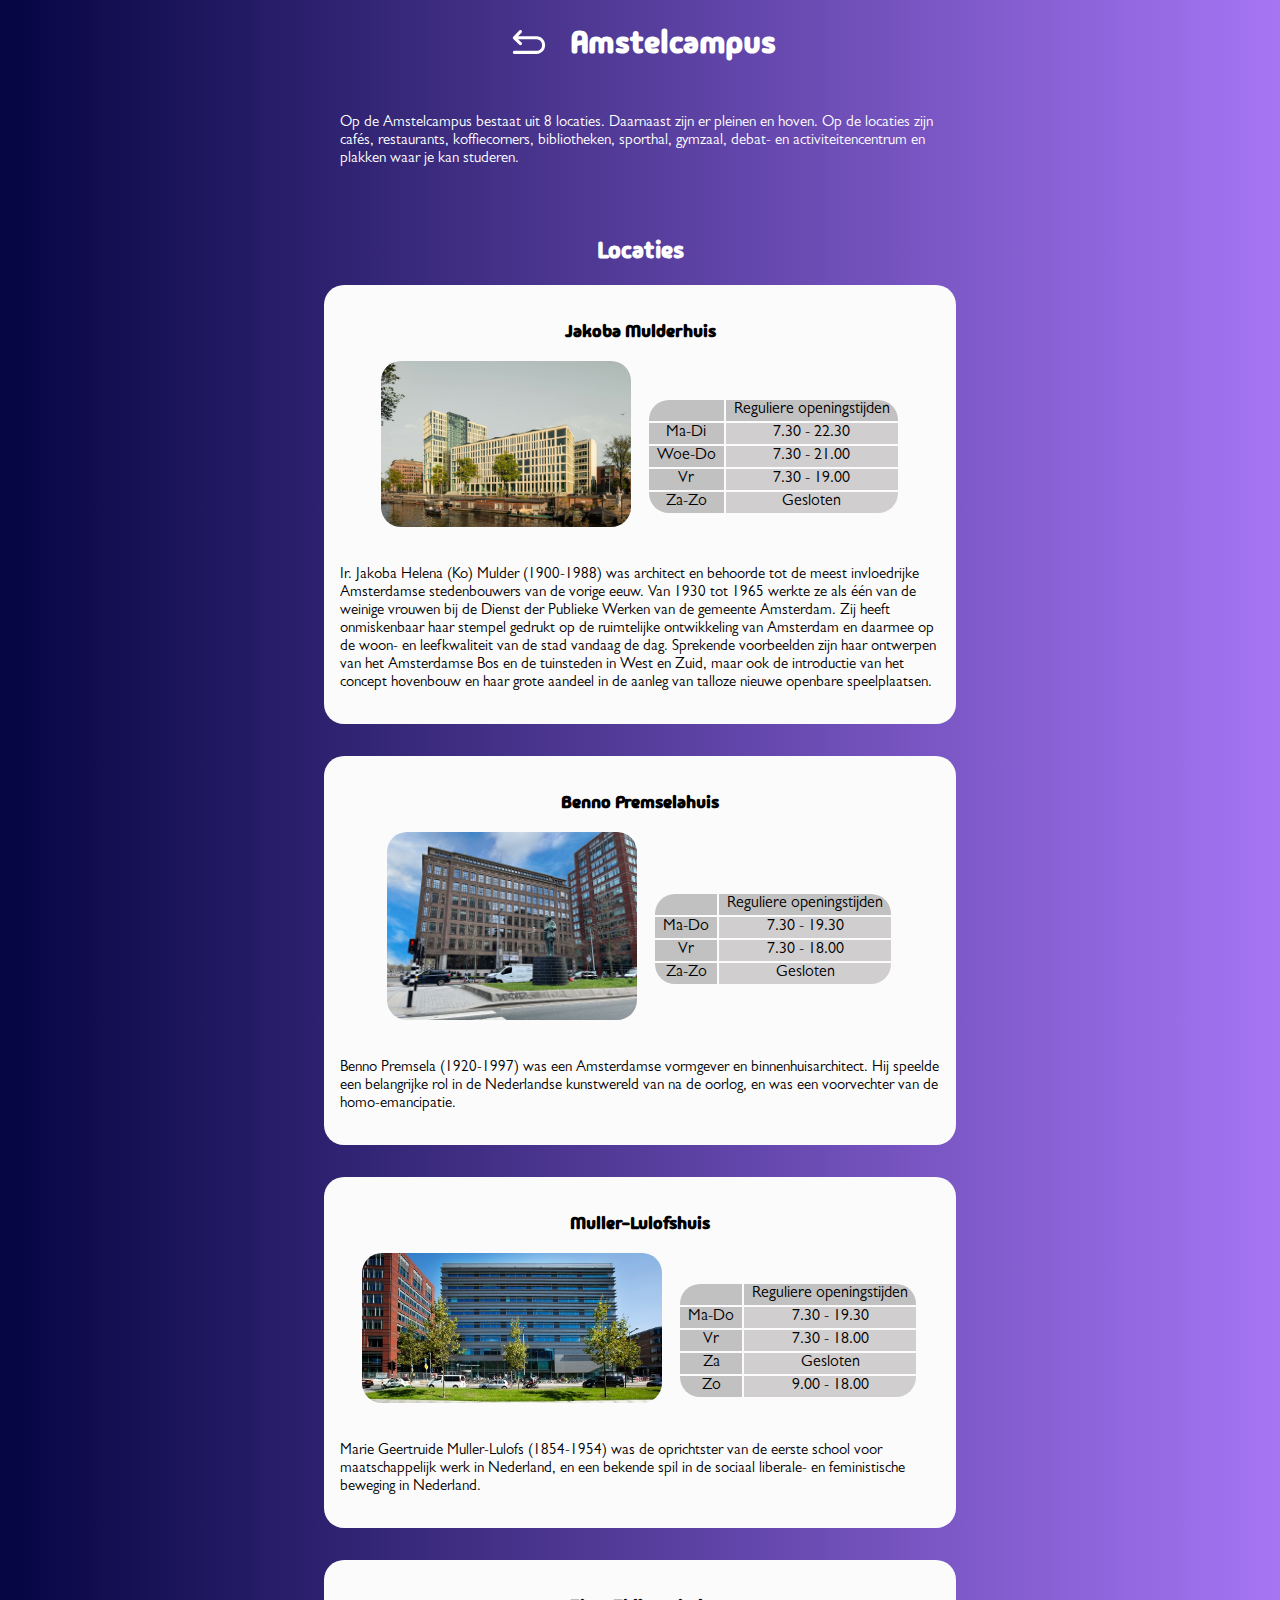
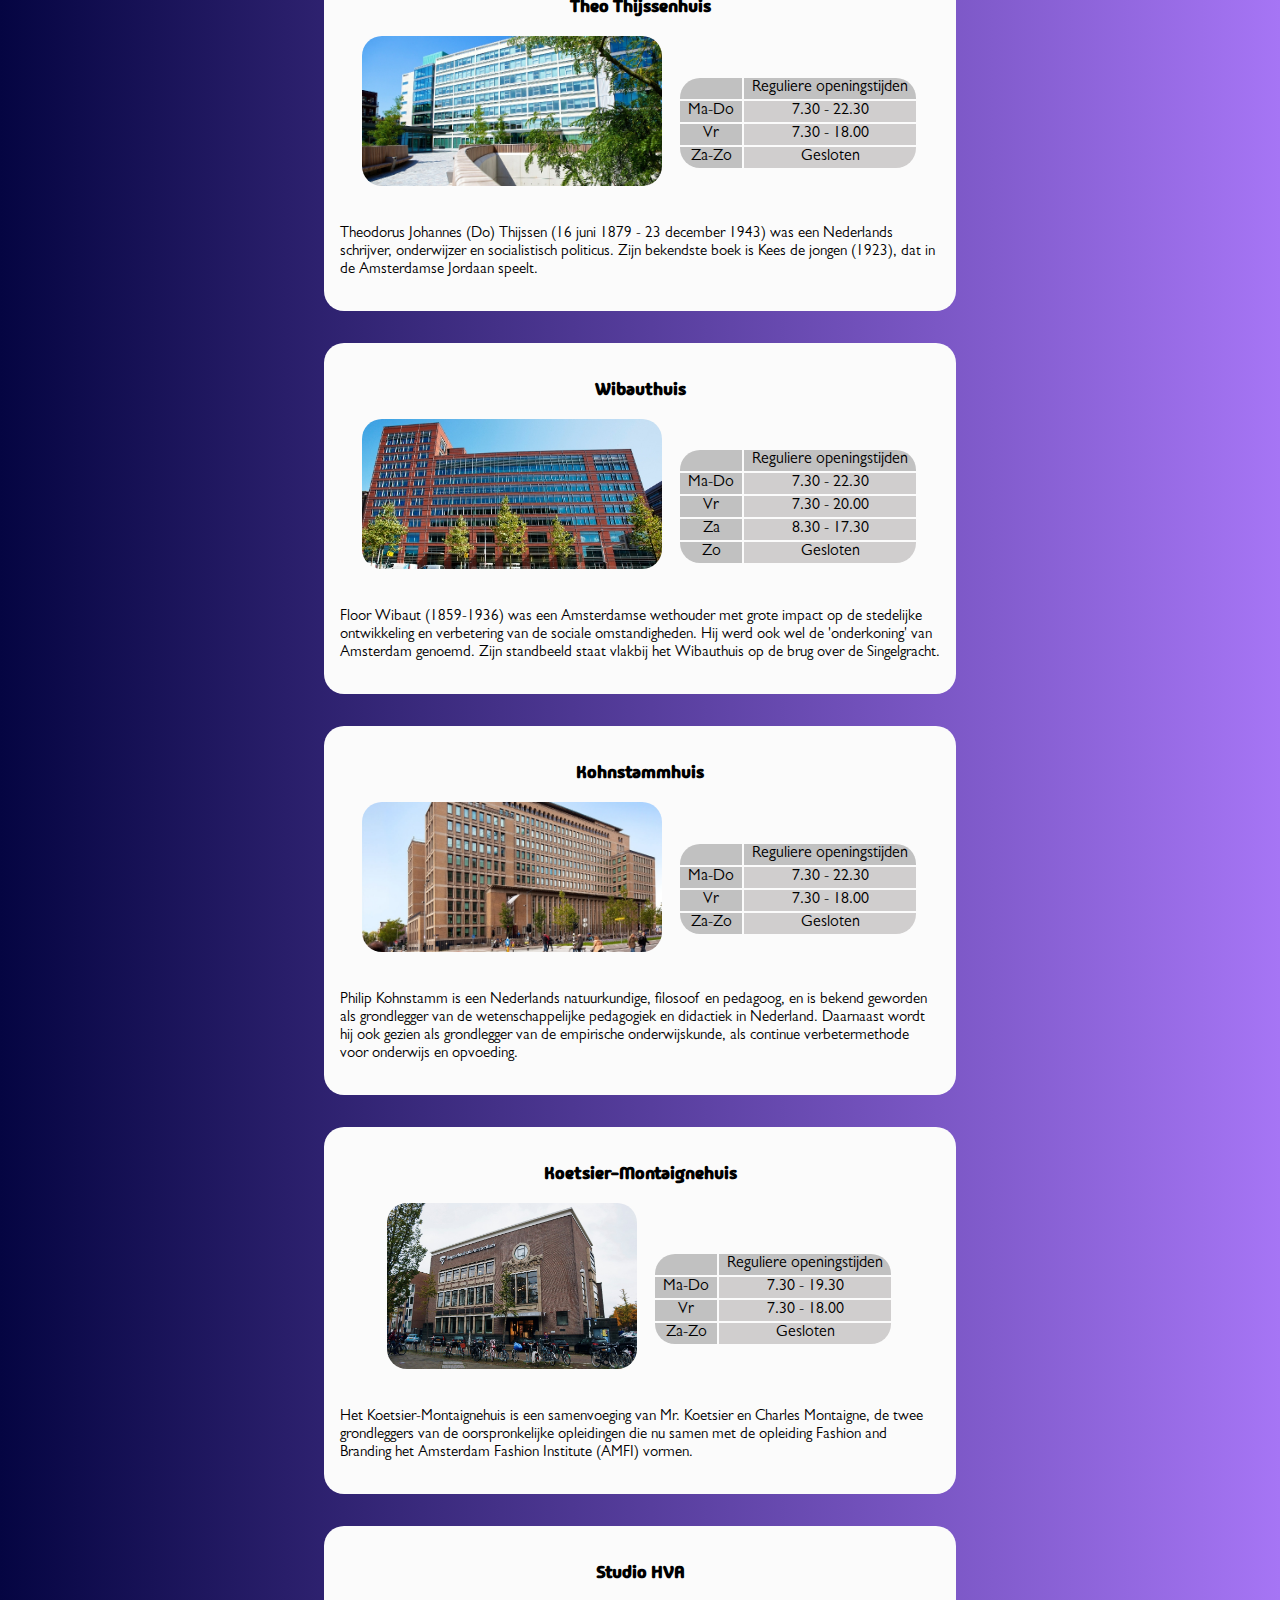
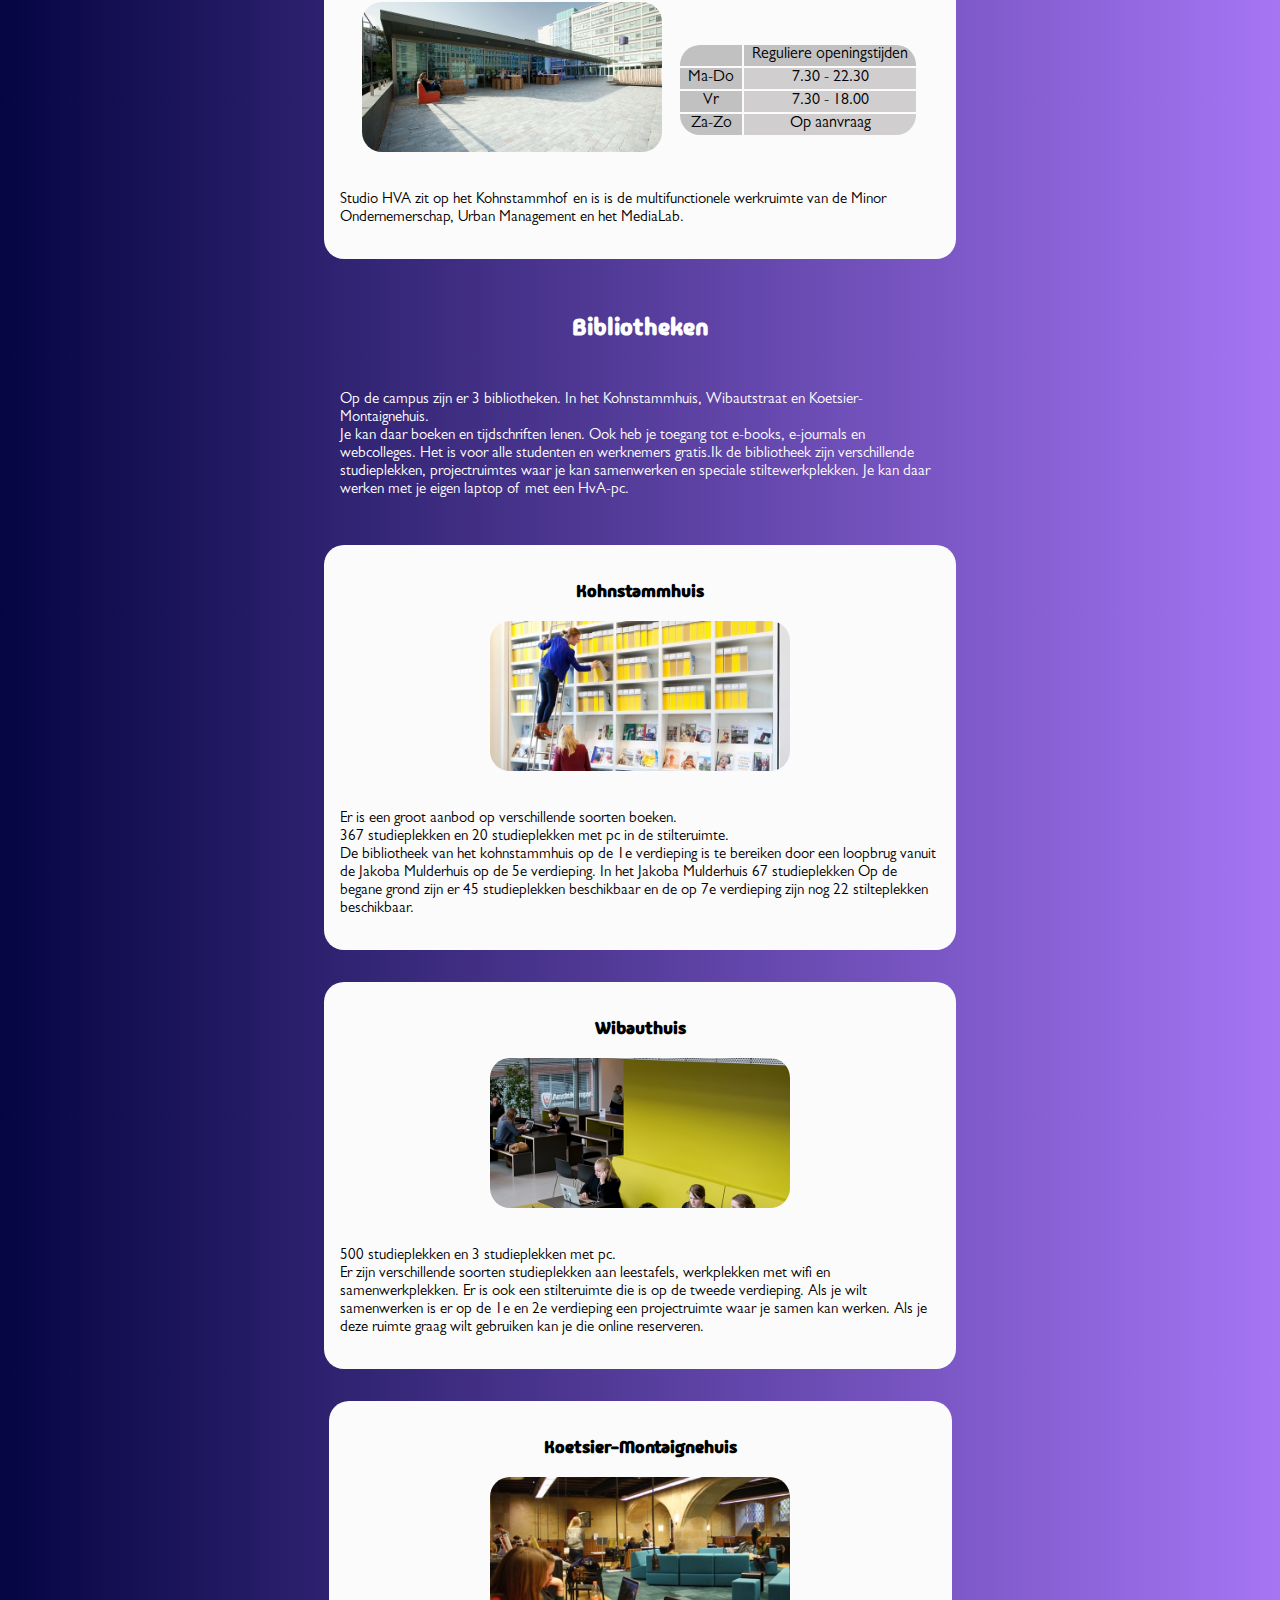
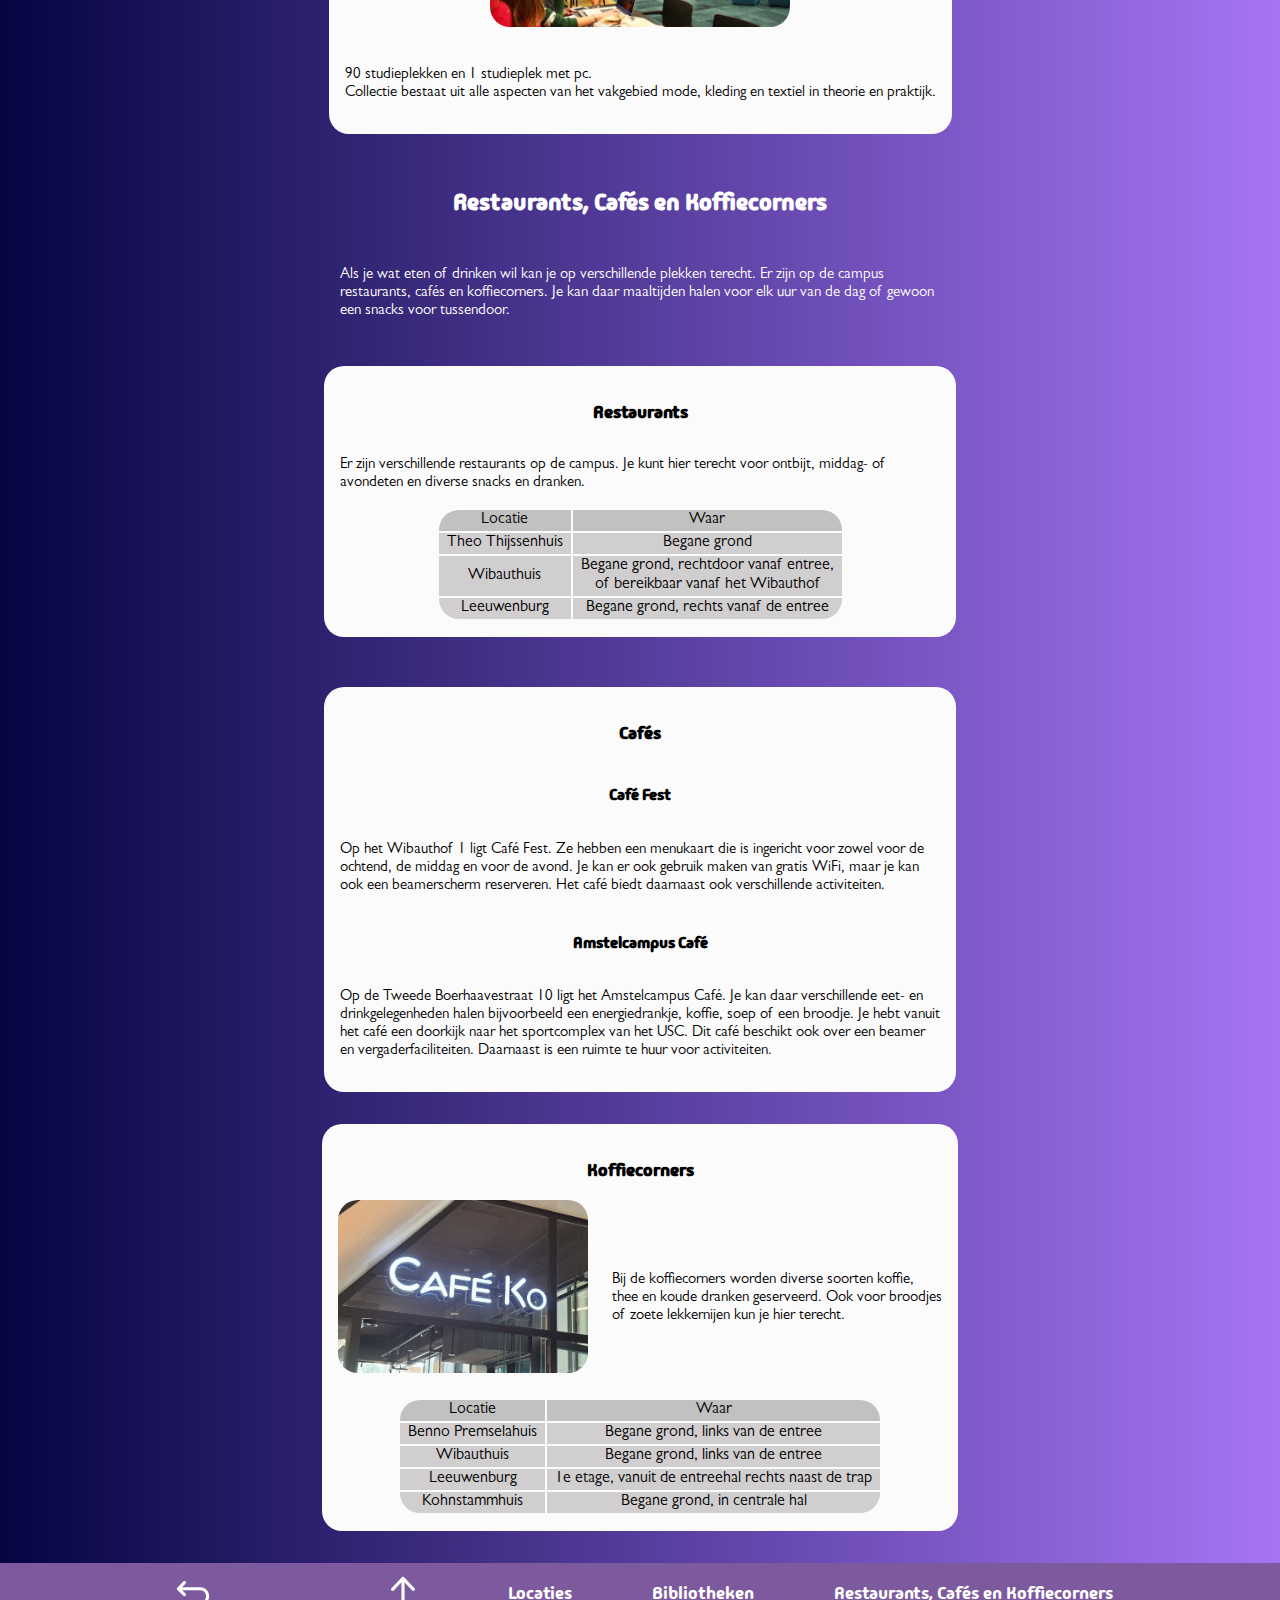
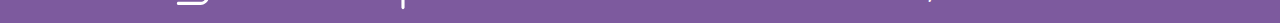
<file: gezamenlijk/amstel.html>
<!DOCTYPE html>
<html lang="en">

<head>
  <meta charset="UTF-8">
  <meta name="viewport" content="width=device-width, initial-scale=1.0">
  <title>Amstelcampus</title>
  <link rel="stylesheet" href="styles/amstel.css">
  <link rel="preconnect" href="https://fonts.googleapis.com">
  <link rel="preconnect" href="https://fonts.gstatic.com" crossorigin>
  <link href="https://fonts.googleapis.com/css2?family=Madimi+One&display=swap" rel="stylesheet">
  <link href="https://fonts.googleapis.com/css2?family=Gowun+Batang:wght@400;700&display=swap" rel="stylesheet">
</head>

<body>

  <header>
    <div>
      <a href="index.html"><svg viewBox="0 0 24 24" fill="none" xmlns="http://www.w3.org/2000/svg">
          <path
            d="M8.42259 7.52194C8.71085 7.22448 8.70339 6.74967 8.40594 6.46141C8.10848 6.17315 7.63367 6.18061 7.34541 6.47806L8.42259 7.52194ZM4.46141 9.45406C4.17315 9.75152 4.18061 10.2263 4.47806 10.5146C4.77552 10.8028 5.25033 10.7954 5.53859 10.4979L4.46141 9.45406ZM5.52244 9.43789C5.22525 9.14936 4.75042 9.15638 4.46189 9.45356C4.17336 9.75075 4.18038 10.2256 4.47756 10.5141L5.52244 9.43789ZM7.36156 13.3141C7.65875 13.6026 8.13358 13.5956 8.42211 13.2984C8.71064 13.0012 8.70362 12.5264 8.40644 12.2379L7.36156 13.3141ZM5 9.226C4.58579 9.226 4.25 9.56179 4.25 9.976C4.25 10.3902 4.58579 10.726 5 10.726V9.226ZM15.62 9.976L15.6347 9.22614C15.6298 9.22605 15.6249 9.226 15.62 9.226V9.976ZM19 13.488L18.2501 13.4739C18.25 13.4833 18.25 13.4927 18.2501 13.5021L19 13.488ZM15.62 17V17.75C15.6249 17.75 15.6298 17.75 15.6347 17.7499L15.62 17ZM5 16.25C4.58579 16.25 4.25 16.5858 4.25 17C4.25 17.4142 4.58579 17.75 5 17.75V16.25ZM7.34541 6.47806L4.46141 9.45406L5.53859 10.4979L8.42259 7.52194L7.34541 6.47806ZM4.47756 10.5141L7.36156 13.3141L8.40644 12.2379L5.52244 9.43789L4.47756 10.5141ZM5 10.726H15.62V9.226H5V10.726ZM15.6053 10.7259C17.0943 10.755 18.2781 11.985 18.2501 13.4739L19.7499 13.5021C19.7933 11.1853 17.9514 9.27143 15.6347 9.22614L15.6053 10.7259ZM18.2501 13.5021C18.2781 14.991 17.0943 16.221 15.6053 16.2501L15.6347 17.7499C17.9514 17.7046 19.7933 15.7907 19.7499 13.4739L18.2501 13.5021ZM15.62 16.25H5V17.75H15.62V16.25Z" />
        </svg></a>
    </div>

    <H1>Amstelcampus</H1>
  </header>

  <main class="middle">

    <p class="inleiding">Op de Amstelcampus bestaat uit 8 locaties.
      Daarnaast zijn er pleinen en hoven.
      Op de locaties zijn cafés, restaurants, koffiecorners,
      bibliotheken, sporthal, gymzaal,
      debat- en activiteitencentrum en plakken waar je kan studeren. </p>

    <h2>Locaties</h2>

    <section id="jakoba">
      <h3>Jakoba Mulderhuis</h3>


      <div class="info">
        <img class="plaatje" src="../assets/Powerhouse-Company-Jakoba-Mulderhuis-Photography-by-Sebastian-van-Damme-05-scaled.jpg"
          alt="Jakoba Mulderhuis">

        <table>
          <tr>
            <th></th>
            <th scope="col">Reguliere openingstijden </th>
          </tr>
          <tr>
            <th scope="col">Ma-Di</th>
            <td>7.30 - 22.30</td>
          </tr>
          <tr>
            <th scope="col">Woe-Do</th>
            <td>7.30 - 21.00</td>
          </tr>
          <tr>
            <th scope="col">Vr</th>
            <td>7.30 - 19.00</td>
          </tr>
          <tr>
            <th scope="col">Za-Zo</th>
            <td>Gesloten</td>
          </tr>
        </table>
      </div>

      <p>Ir. Jakoba Helena (Ko) Mulder (1900-1988) was architect en
        behoorde tot de meest invloedrijke Amsterdamse stedenbouwers van de vorige eeuw.
        Van 1930 tot 1965 werkte ze als één van de weinige vrouwen bij de
        Dienst der Publieke Werken van de gemeente Amsterdam.
        Zij heeft onmiskenbaar haar stempel gedrukt op de ruimtelijke ontwikkeling
        van Amsterdam en daarmee op de woon- en leefkwaliteit van de stad vandaag de dag.
        Sprekende voorbeelden zijn haar ontwerpen van het Amsterdamse Bos en de tuinsteden
        in West en Zuid, maar ook de introductie van het concept hovenbouw en
        haar grote aandeel in de aanleg van talloze nieuwe openbare speelplaatsen.</p>
    </section>

    <section id="benno-premsela">
      <h3>Benno Premselahuis</h3>


      <div class="info">
        <img class="plaatje" src="../assets/benno-premselahuis-bph.jpg" alt="Benno Premselahuis">

        <table>
          <tr>
            <th></th>
            <th scope="col">Reguliere openingstijden </th>
          </tr>
          <tr>
            <th scope="col">Ma-Do</th>
            <td>7.30 - 19.30</td>
          </tr>
          <tr>
            <th scope="col">Vr</th>
            <td>7.30 - 18.00</td>
          </tr>
          <tr>
            <th scope="col">Za-Zo</th>
            <td>Gesloten</td>
          </tr>
        </table>
      </div>

      <p>Benno Premsela (1920-1997) was een Amsterdamse vormgever en binnenhuisarchitect.
        Hij speelde een belangrijke rol in de Nederlandse kunstwereld
        van na de oorlog, en was een voorvechter van de homo-emancipatie. </p>
    </section>

    <section id="muller-lulofs">
      <h3>Muller-Lulofshuis</h3>


      <div class="info">
        <img src="../assets/voortgang-aug.2014_738.jpg" alt="Muller-Lulofshuis">

        <table>
          <tr>
            <th></th>
            <th scope="col">Reguliere openingstijden </th>
          </tr>
          <tr>
            <th scope="col">Ma-Do</th>
            <td>7.30 - 19.30</td>
          </tr>
          <tr>
            <th scope="col">Vr</th>
            <td>7.30 - 18.00</td>
          </tr>
          <tr>
            <th scope="col">Za</th>
            <td>Gesloten</td>
          </tr>
          <tr>
            <th scope="col">Zo</th>
            <td>9.00 - 18.00</td>
          </tr>

        </table>
      </div>

      <p>Marie Geertruide Muller-Lulofs (1854-1954)
        was de oprichtster van de eerste school voor maatschappelijk werk in Nederland,
        en een bekende spil in de sociaal liberale- en feministische beweging
        in Nederland. </p>
    </section>

    <section id="theo">
      <h3>Theo Thijssenhuis</h3>


      <div class="info">
        <img src="../assets/theo-thijssenhuis.jpg" alt="theo-thijssenhuis">

        <table>
          <tr>
            <th></th>
            <th scope="col">Reguliere openingstijden </th>
          </tr>
          <tr>
            <th scope="col">Ma-Do</th>
            <td>7.30 - 22.30</td>
          </tr>
          <tr>
            <th scope="col">Vr</th>
            <td>7.30 - 18.00</td>
          </tr>
          <tr>
            <th scope="col">Za-Zo</th>
            <td>Gesloten</td>
          </tr>
        </table>
      </div>


      <p>Theodorus Johannes (Do) Thijssen (16 juni 1879 - 23 december 1943)
        was een Nederlands schrijver, onderwijzer en socialistisch politicus.
        Zijn bekendste boek is Kees de jongen (1923), dat in de
        Amsterdamse Jordaan speelt. </p>
    </section>

    <section id="wibaut">
      <h3>Wibauthuis</h3>


      <div class="info">
        <img src="../assets/voortgang-aug.2014_732.jpg" alt="Wibauthuis">

        <table>
          <tr>
            <th></th>
            <th scope="col">Reguliere openingstijden </th>
          </tr>
          <tr>
            <th scope="col">Ma-Do</th>
            <td>7.30 - 22.30</td>
          </tr>
          <tr>
            <th scope="col">Vr</th>
            <td>7.30 - 20.00</td>
          </tr>
          <tr>
            <th scope="col">Za</th>
            <td>8.30 - 17.30</td>
          </tr>
          <tr>
            <th scope="col">Zo</th>
            <td>Gesloten</td>
          </tr>

        </table>
      </div>


      <p>Floor Wibaut (1859-1936) was een Amsterdamse wethouder
        met grote impact op de stedelijke ontwikkeling en verbetering van de sociale omstandigheden.
        Hij werd ook wel de 'onderkoning' van Amsterdam genoemd.
        Zijn standbeeld staat vlakbij het Wibauthuis op de
        brug over de Singelgracht. </p>
    </section>

    <section id="kohnstamm">
      <h3>Kohnstammhuis</h3>


      <div class="info">
        <img src="../assets/kohnstammhuis.jpg" alt="kohnstammhuis">

        <table>
          <tr>
            <th></th>
            <th scope="col">Reguliere openingstijden </th>
          </tr>
          <tr>
            <th scope="col">Ma-Do</th>
            <td>7.30 - 22.30</td>
          </tr>
          <tr>
            <th scope="col">Vr</th>
            <td>7.30 - 18.00</td>
          </tr>
          <tr>
            <th scope="col">Za-Zo</th>
            <td>Gesloten</td>
          </tr>
        </table>
      </div>

      <p>Philip Kohnstamm is een Nederlands natuurkundige,
        filosoof en pedagoog, en is bekend geworden als
        grondlegger van de wetenschappelijke pedagogiek
        en didactiek in Nederland. Daarnaast wordt hij ook gezien als
        grondlegger van de empirische onderwijskunde,
        als continue verbetermethode voor onderwijs
        en opvoeding.</p>
    </section>

    <section id="koetsier">
      <h3>Koetsier-Montaignehuis</h3>


      <div class="info">
        <img class="plaatje" src="../assets/fmdci_amfi_koetsier-montaignehuis.jpg" alt="Koetsier-Montaignehuis">

        <table>
          <tr>
            <th></th>
            <th scope="col">Reguliere openingstijden </th>
          </tr>
          <tr>
            <th scope="col">Ma-Do</th>
            <td>7.30 - 19.30</td>
          </tr>
          <tr>
            <th scope="col">Vr</th>
            <td>7.30 - 18.00</td>
          </tr>
          <tr>
            <th scope="col">Za-Zo</th>
            <td>Gesloten</td>
          </tr>
        </table>
      </div>

      <p>Het Koetsier-Montaignehuis is een samenvoeging van Mr. Koetsier en Charles Montaigne, de twee grondleggers van de oorspronkelijke opleidingen die nu samen met de opleiding Fashion and Branding het Amsterdam Fashion Institute (AMFI) vormen.</p>
    </section>

    <section id="studiohva">
      <h3>Studio HVA</h3>


      <div class="info">
        <img src="../assets/studio-hva.jpg" alt="Studio HVA">

        <table>
          <tr>
            <th></th>
            <th scope="col">Reguliere openingstijden </th>
          </tr>
          <tr>
            <th scope="col">Ma-Do</th>
            <td>7.30 - 22.30</td>
          </tr>
          <tr>
            <th scope="col">Vr</th>
            <td>7.30 - 18.00</td>
          </tr>
          <tr>
            <th scope="col">Za-Zo</th>
            <td>Op aanvraag</td>
          </tr>
        </table>
      </div>

      <p>Studio HVA zit op het Kohnstammhof en is is de multifunctionele werkruimte van de Minor Ondernemerschap, Urban Management en het MediaLab.</p>
    </section>

    <h2>Bibliotheken</h2>

    <p class="inleiding">Op de campus zijn er 3 bibliotheken.
      In het Kohnstammhuis, Wibautstraat en Koetsier-Montaignehuis.
      <br />
      Je kan daar boeken en tijdschriften lenen.
      Ook heb je toegang tot e-books, e-journals en webcolleges.
      Het is voor alle studenten en werknemers gratis.Ik de bibliotheek zijn verschillende studieplekken,
      projectruimtes waar je kan samenwerken en speciale stiltewerkplekken.
      Je kan daar werken met je eigen laptop of met een HvA-pc.
    </p>

    <section id="kohnstamm-bieb">
      <h3>Kohnstammhuis </h3>

      <img src="../assets/hva0010623.jpg" alt="bibliotheek kohnstammhuis">

      <p>Er is een groot aanbod op verschillende soorten boeken. <br />
        367 studieplekken en 20 studieplekken met pc in de stilteruimte. <br />
        De bibliotheek van het kohnstammhuis op de 1e verdieping is te bereiken
        door een loopbrug vanuit de Jakoba Mulderhuis op de 5e verdieping.

        In het Jakoba Mulderhuis 67 studieplekken
        Op de begane grond zijn er 45 studieplekken beschikbaar en de
        op 7e verdieping zijn nog 22 stilteplekken beschikbaar.
      </p>
    </section>

    <section id="wibaut-bieb">
      <h3>Wibauthuis</h3>

      <img src="../assets/hva-wibauthuis-fotomoniquekooijmans.jpeg" alt="bibliotheek Wibauthuis">

      <p>500 studieplekken en
        3 studieplekken met pc. <br />

        Er zijn verschillende soorten studieplekken aan leestafels, werkplekken met wifi en samenwerkplekken.
        Er is ook een stilteruimte die is op de tweede verdieping.

        Als je wilt samenwerken is er op de 1e en 2e verdieping een projectruimte waar je samen kan werken.
        Als je deze ruimte graag wilt gebruiken kan je die online reserveren.
      </p>
    </section>

    <section id="koetsier-bieb">
      <h3>Koetsier-Montaignehuis</h3>

      <img src="../assets/amfi.jpg" alt="bibliotheek Koetsier-Montaignehuis">

      <p>90 studieplekken en 1 studieplek met pc.
        <br />

        Collectie
        bestaat uit alle aspecten van het vakgebied mode, kleding en textiel in theorie en praktijk.
      </p>
    </section>

    
    <h2>Restaurants, Cafés en Koffiecorners </h2>

    <p class="inleiding">Als je wat eten of drinken wil kan je op verschillende plekken terecht. Er zijn op de campus
      restaurants, cafés en koffiecorners. Je kan daar maaltijden halen voor elk uur van de dag of gewoon een snacks
      voor tussendoor. </p>


    <section id="eten/drinken">
      <h3>Restaurants</h3>

      <p>Er zijn verschillende restaurants op de campus. Je kunt hier terecht voor ontbijt, middag- of
        avondeten en diverse snacks en dranken. </p>

      <table>
        <tr>
          <th scope="col">Locatie </th>
          <th scope="col">Waar </th>
        </tr>
        <tr>
          <td>Theo Thijssenhuis</td>
          <td>Begane grond</td>
        </tr>
        <tr>
          <td>Wibauthuis</td>
          <td>Begane grond, rechtdoor vanaf entree, <br /> of bereikbaar vanaf het Wibauthof</td>
        </tr>
        <tr>
          <td>Leeuwenburg</td>
          <td>Begane grond, rechts vanaf de entree</td>
        </tr>
      </table>
    </section>

    <br />

    <section>
      <h3>Cafés</h3>

      <h4>Café Fest</h4>

      <p>Op het Wibauthof 1 ligt Café Fest. Ze hebben een menukaart die is ingericht voor zowel voor de
        ochtend, de middag en voor de avond. Je kan er ook gebruik maken van gratis WiFi, maar je kan ook een
        beamerscherm reserveren. Het café biedt daarnaast ook verschillende activiteiten.</p>


      <h4>Amstelcampus Café </h4>

      <p>Op de Tweede Boerhaavestraat 10 ligt het Amstelcampus Café. Je kan daar verschillende eet- en
        drinkgelegenheden halen bijvoorbeeld een energiedrankje, koffie, soep of een broodje.
        Je hebt vanuit het café een doorkijk naar het sportcomplex van het USC. Dit café beschikt ook over een
        beamer en vergaderfaciliteiten. Daarnaast is een ruimte te huur voor activiteiten.
      </p>
    </section>

    <section>
      <h3>Koffiecorners</h3>


<div class="koffie">
      <img class="plaatje" src="../assets/eten.jpg" alt="koffiecorner">

      <p class="descripton">Bij de koffiecorners worden diverse soorten koffie, thee en koude dranken geserveerd. Ook voor
        broodjes of zoete lekkernijen kun je hier terecht.</p>
      </div>
     
      <table>
        <tr>
          <th scope="col">Locatie </th>
          <th scope="col">Waar </th>
        </tr>
        <tr>
          <td>Benno Premselahuis</td>
          <td>Begane grond, links van de entree</td>
        </tr>
        <tr>
          <td>Wibauthuis</td>
          <td>Begane grond, links van de entree</td>
        </tr>
        <tr>
          <td>Leeuwenburg</td>
          <td>1e etage, vanuit de entreehal rechts naast de trap</td>
        </tr>
        <tr>
          <td>Kohnstammhuis</td>
          <td>Begane grond, in centrale hal</td>
        </tr>
      </table> 

    </section>

  </main>
  <footer>
    
    <a href="index.html"><svg viewBox="0 0 24 24" fill="none" xmlns="http://www.w3.org/2000/svg">
      <path
        d="M8.42259 7.52194C8.71085 7.22448 8.70339 6.74967 8.40594 6.46141C8.10848 6.17315 7.63367 6.18061 7.34541 6.47806L8.42259 7.52194ZM4.46141 9.45406C4.17315 9.75152 4.18061 10.2263 4.47806 10.5146C4.77552 10.8028 5.25033 10.7954 5.53859 10.4979L4.46141 9.45406ZM5.52244 9.43789C5.22525 9.14936 4.75042 9.15638 4.46189 9.45356C4.17336 9.75075 4.18038 10.2256 4.47756 10.5141L5.52244 9.43789ZM7.36156 13.3141C7.65875 13.6026 8.13358 13.5956 8.42211 13.2984C8.71064 13.0012 8.70362 12.5264 8.40644 12.2379L7.36156 13.3141ZM5 9.226C4.58579 9.226 4.25 9.56179 4.25 9.976C4.25 10.3902 4.58579 10.726 5 10.726V9.226ZM15.62 9.976L15.6347 9.22614C15.6298 9.22605 15.6249 9.226 15.62 9.226V9.976ZM19 13.488L18.2501 13.4739C18.25 13.4833 18.25 13.4927 18.2501 13.5021L19 13.488ZM15.62 17V17.75C15.6249 17.75 15.6298 17.75 15.6347 17.7499L15.62 17ZM5 16.25C4.58579 16.25 4.25 16.5858 4.25 17C4.25 17.4142 4.58579 17.75 5 17.75V16.25ZM7.34541 6.47806L4.46141 9.45406L5.53859 10.4979L8.42259 7.52194L7.34541 6.47806ZM4.47756 10.5141L7.36156 13.3141L8.40644 12.2379L5.52244 9.43789L4.47756 10.5141ZM5 10.726H15.62V9.226H5V10.726ZM15.6053 10.7259C17.0943 10.755 18.2781 11.985 18.2501 13.4739L19.7499 13.5021C19.7933 11.1853 17.9514 9.27143 15.6347 9.22614L15.6053 10.7259ZM18.2501 13.5021C18.2781 14.991 17.0943 16.221 15.6053 16.2501L15.6347 17.7499C17.9514 17.7046 19.7933 15.7907 19.7499 13.4739L18.2501 13.5021ZM15.62 16.25H5V17.75H15.62V16.25Z" />
    </svg></a>

    <a href="index.html"></a> <svg viewBox="0 0 24 24" fill="none" xmlns="http://www.w3.org/2000/svg">
      <path d="M6.4569 9.73276C6.17123 10.0327 6.18281 10.5074 6.48276 10.7931C6.78271 11.0788 7.25744 11.0672 7.5431 10.7672L6.4569 9.73276ZM12.5431 5.51724C12.8288 5.21729 12.8172 4.74256 12.5172 4.4569C12.2173 4.17123 11.7426 4.18281 11.4569 4.48276L12.5431 5.51724ZM12.5431 4.48276C12.2574 4.18281 11.7827 4.17123 11.4828 4.4569C11.1828 4.74256 11.1712 5.21729 11.4569 5.51724L12.5431 4.48276ZM16.4569 10.7672C16.7426 11.0672 17.2173 11.0788 17.5172 10.7931C17.8172 10.5074 17.8288 10.0327 17.5431 9.73276L16.4569 10.7672ZM12.75 5C12.75 4.58579 12.4142 4.25 12 4.25C11.5858 4.25 11.25 4.58579 11.25 5H12.75ZM11.25 19C11.25 19.4142 11.5858 19.75 12 19.75C12.4142 19.75 12.75 19.4142 12.75 19H11.25ZM7.5431 10.7672L12.5431 5.51724L11.4569 4.48276L6.4569 9.73276L7.5431 10.7672ZM11.4569 5.51724L16.4569 10.7672L17.5431 9.73276L12.5431 4.48276L11.4569 5.51724ZM11.25 5V19H12.75V5H11.25Z" />
      </svg>

  <p class="onder">Locaties</p>
 <p class="onder">Bibliotheken</p>
  <p class="onder">Restaurants, Cafés en Koffiecorners </p>

  </footer>

</body>

</html>
</file>
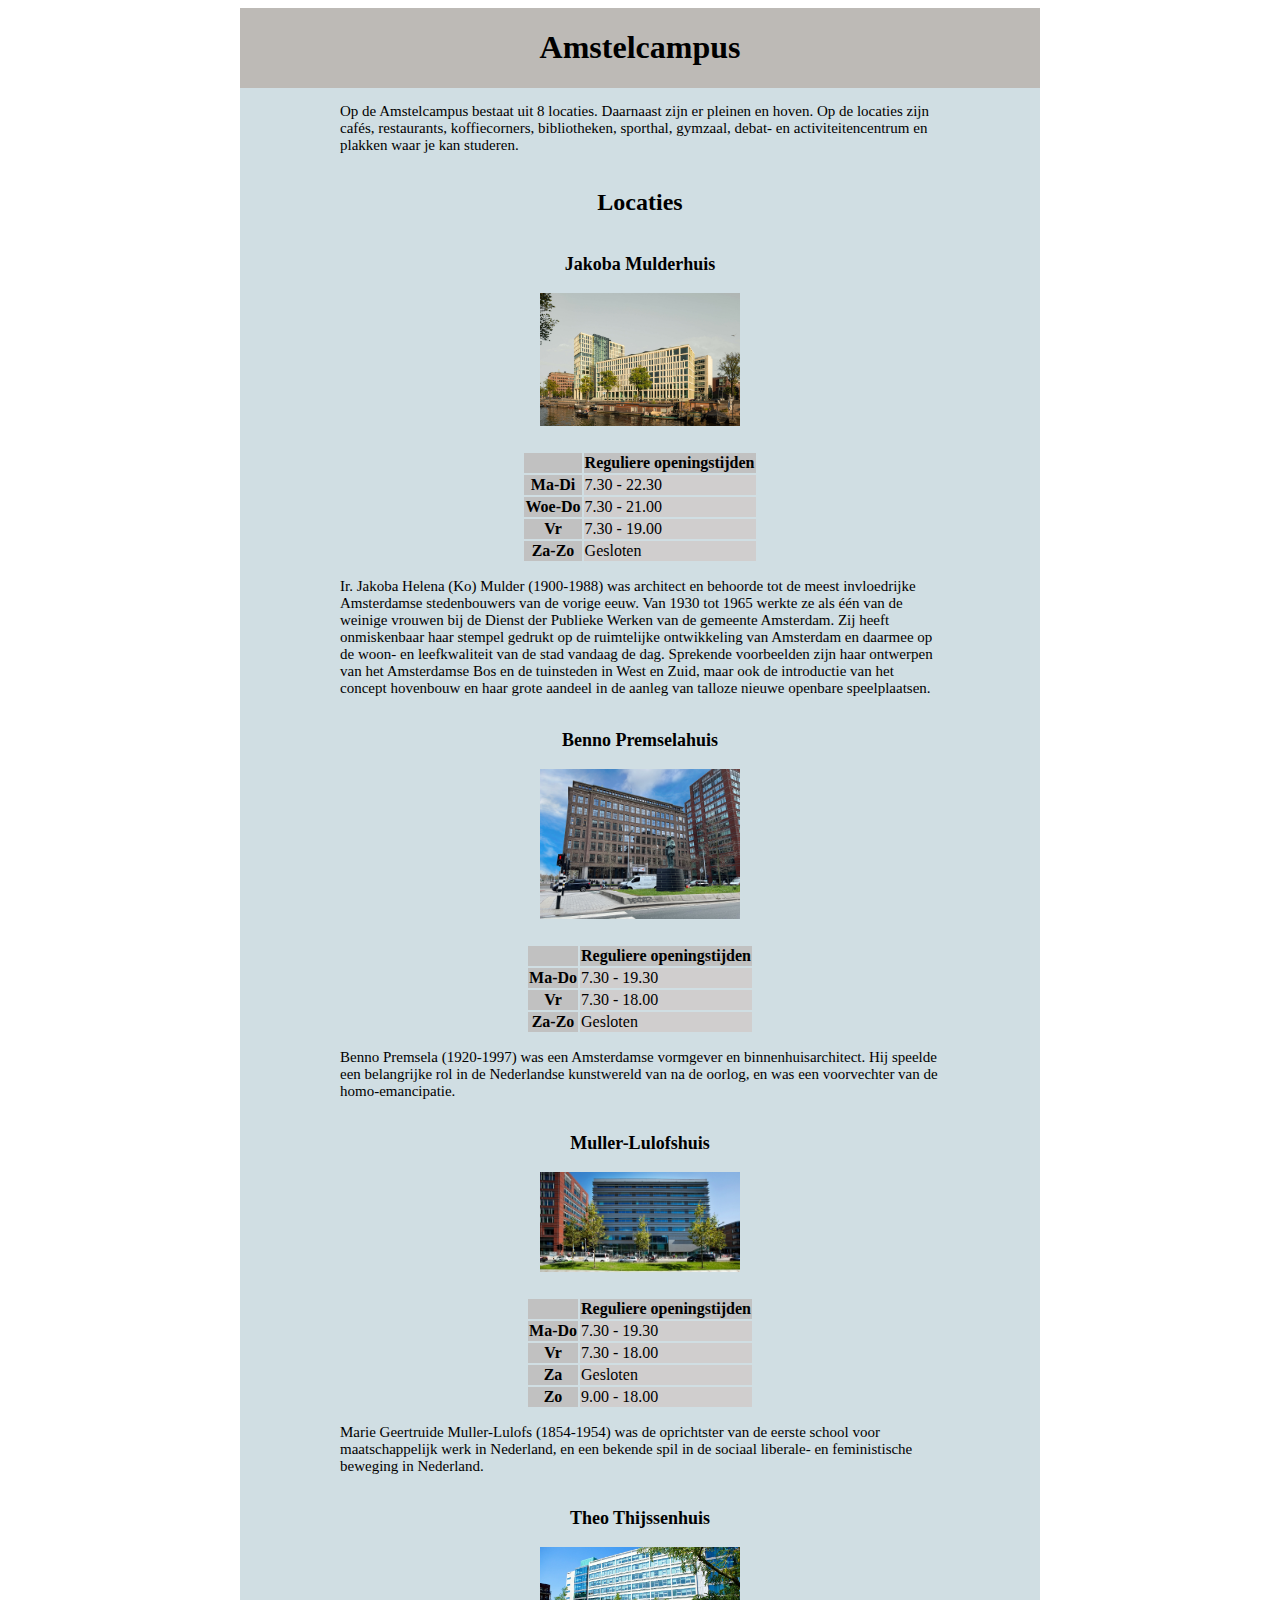
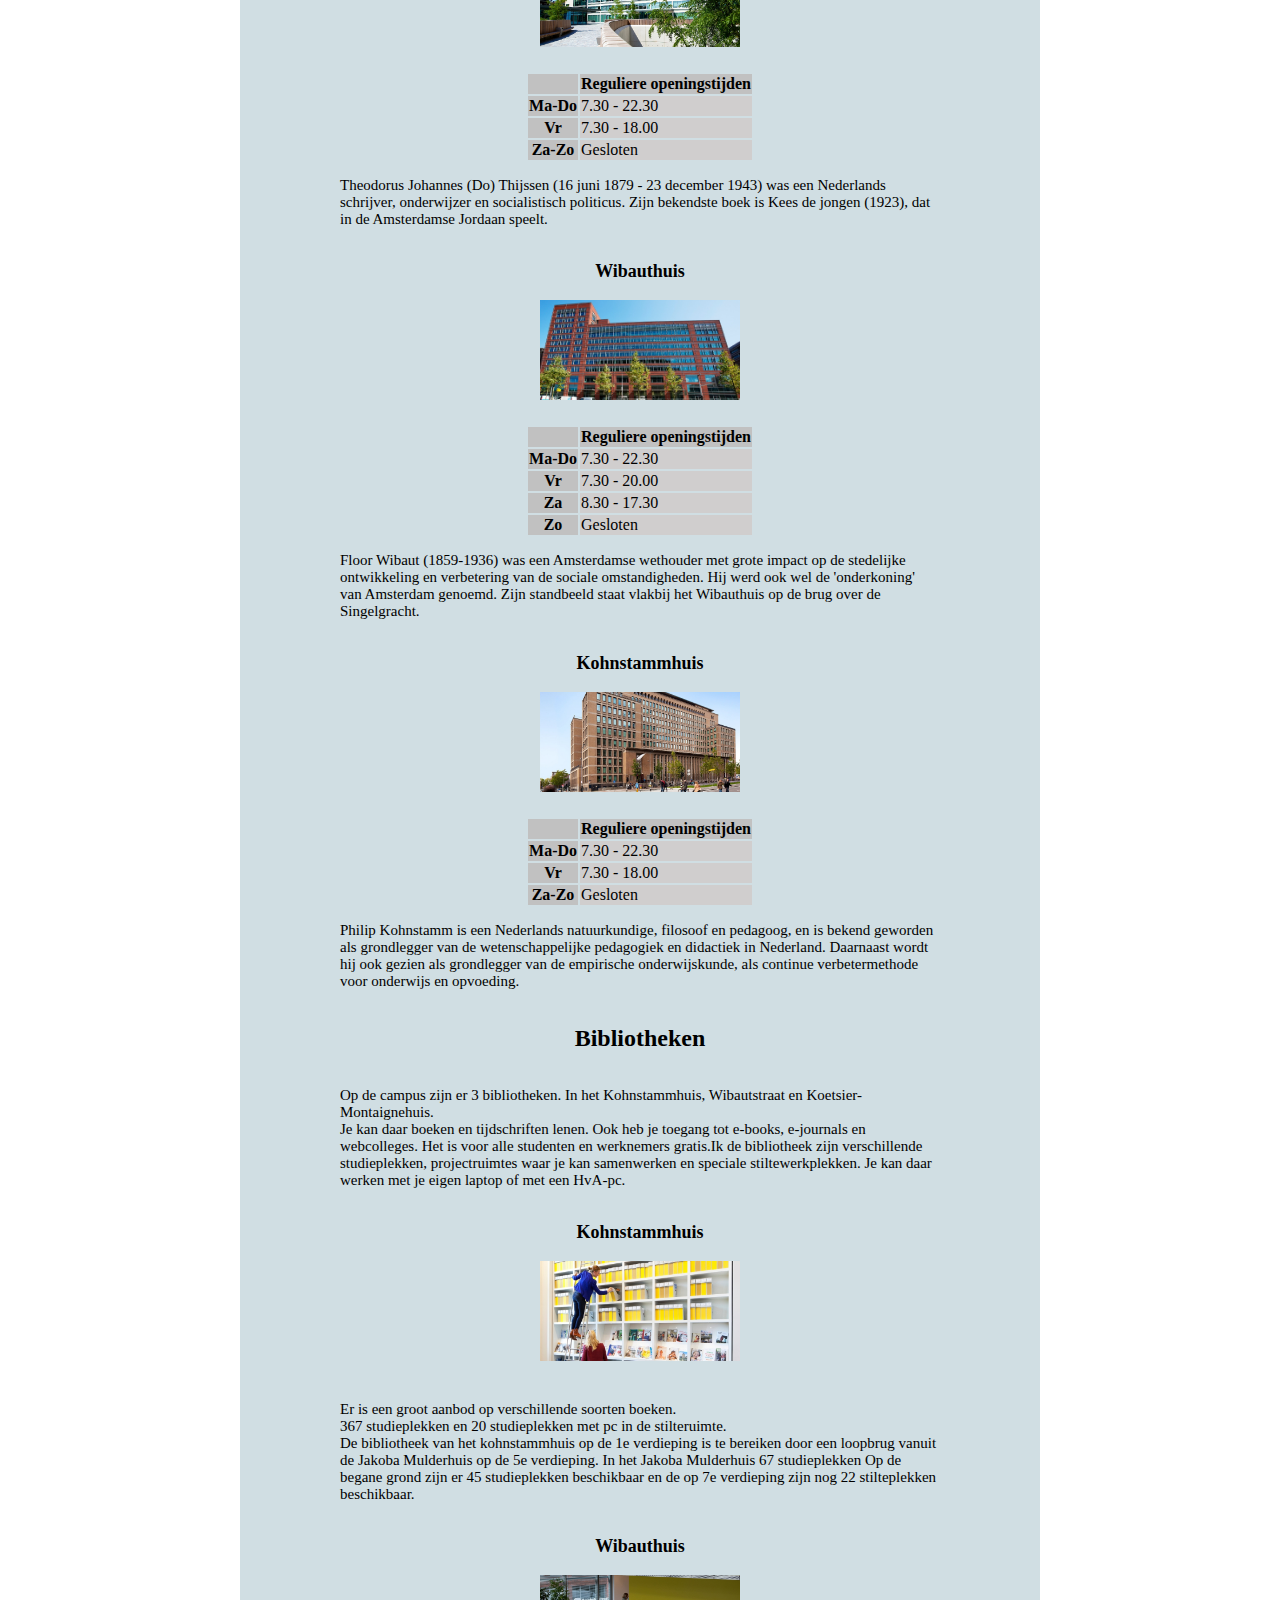
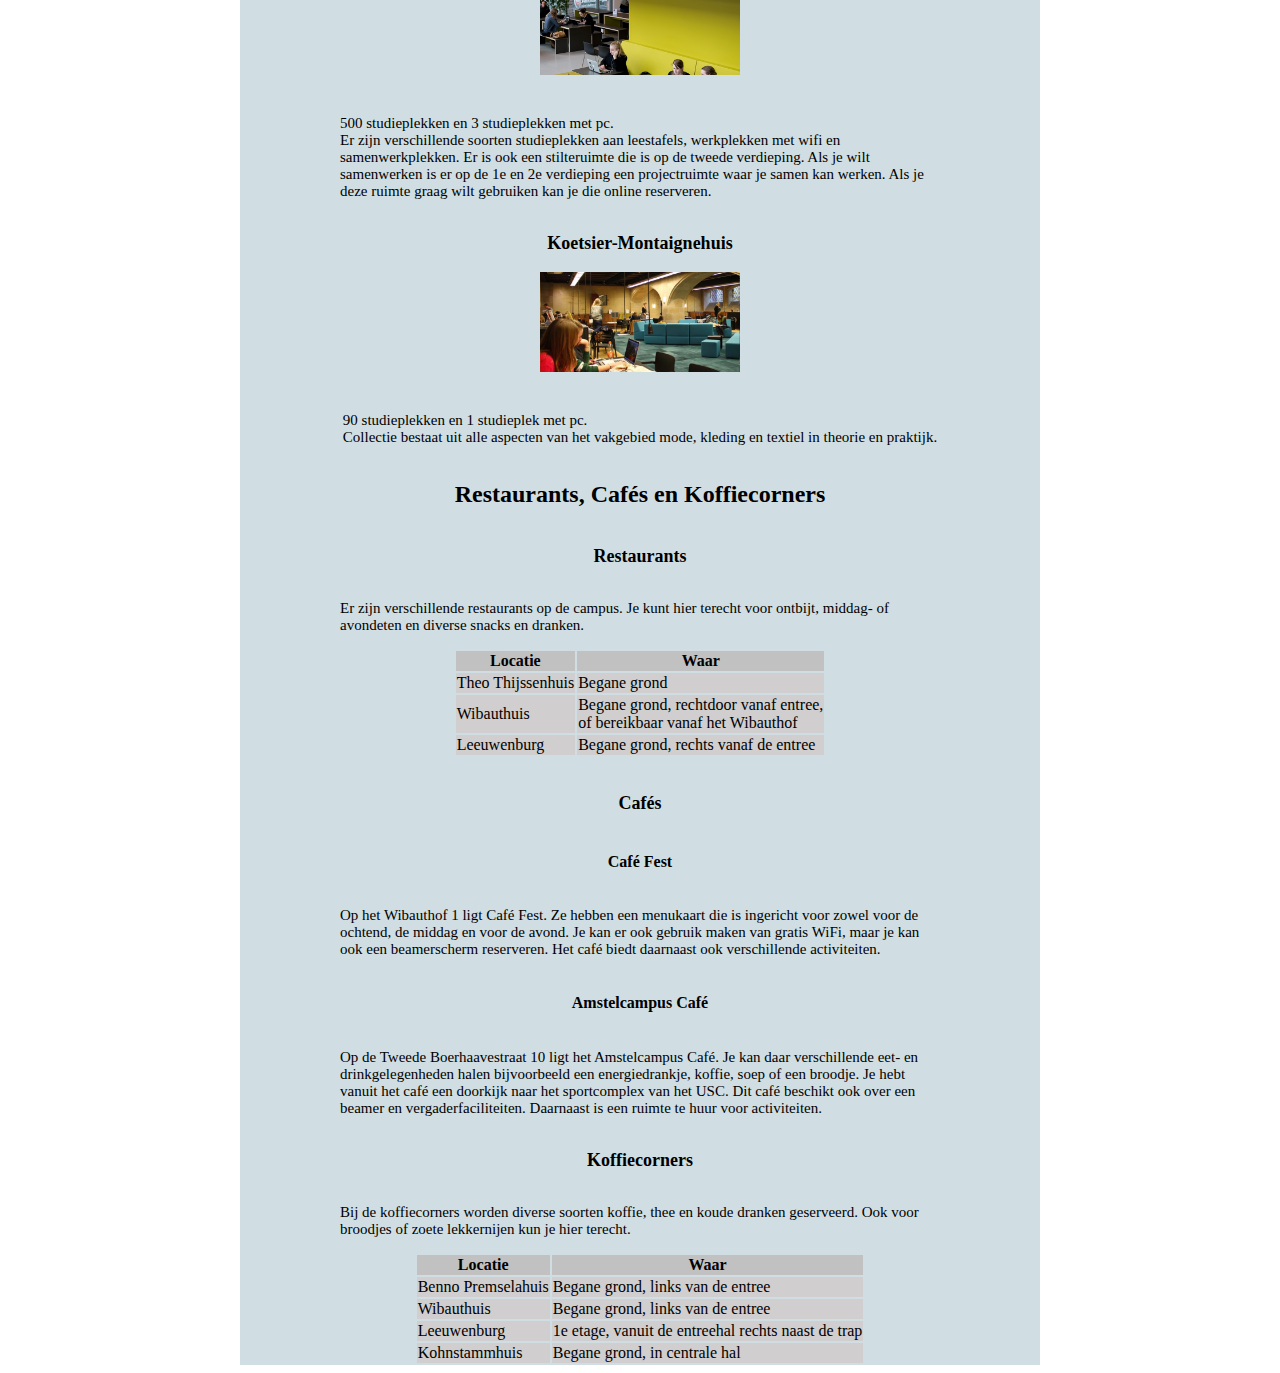
<file: nadia/amstelcampus.html>
<!DOCTYPE html>
<html lang="en">

<head>
    <meta charset="UTF-8">
    <meta name="viewport" content="width=device-width, initial-scale=1.0">
    <title>amstelcampus</title>
    <link rel="stylesheet" href="amstelcampus.css">
</head>

<body>

    <header>
        <H1>Amstelcampus</H1>
    </header>

    <main class="middle">


        <p>Op de Amstelcampus bestaat uit 8 locaties.
            Daarnaast zijn er pleinen en hoven.
            Op de locaties zijn cafés, restaurants, koffiecorners,
            bibliotheken, sporthal, gymzaal,
            debat- en activiteitencentrum en plakken waar je kan studeren. </p>

        <h2>Locaties</h2>

        <section>
        <h3>Jakoba Mulderhuis</h3>

        <img src="Powerhouse-Company-Jakoba-Mulderhuis-Photography-by-Sebastian-van-Damme-05-scaled.jpg"
            alt="Jakoba Mulderhuis">

        <table>
            <tr>
                <th></th>
                <th scope="col">Reguliere openingstijden </th>
            </tr>
            <tr>
                <th scope="col">Ma-Di</th>
                <td>7.30 - 22.30</td>
            </tr>
            <tr>
                <th scope="col">Woe-Do</th>
                <td>7.30 - 21.00</td>
            </tr>
            <tr>
                <th scope="col">Vr</th>
                <td>7.30 - 19.00</td>
            </tr>
            <tr>
                <th scope="col">Za-Zo</th>
                <td>Gesloten</td>
            </tr>
        </table>


        <p>Ir. Jakoba Helena (Ko) Mulder (1900-1988) was architect en
            behoorde tot de meest invloedrijke Amsterdamse stedenbouwers van de vorige eeuw.
            Van 1930 tot 1965 werkte ze als één van de weinige vrouwen bij de
            Dienst der Publieke Werken van de gemeente Amsterdam.
            Zij heeft onmiskenbaar haar stempel gedrukt op de ruimtelijke ontwikkeling
            van Amsterdam en daarmee op de woon- en leefkwaliteit van de stad vandaag de dag.
            Sprekende voorbeelden zijn haar ontwerpen van het Amsterdamse Bos en de tuinsteden
            in West en Zuid, maar ook de introductie van het concept hovenbouw en
            haar grote aandeel in de aanleg van talloze nieuwe openbare speelplaatsen.</p>
</section>

<section>
        <h3>Benno Premselahuis</h3>

        <img src="benno-premselahuis-bph.jpg" alt="Benno Premselahuis">

        <table>
            <tr>
                <th></th>
                <th scope="col">Reguliere openingstijden </th>
            </tr>
            <tr>
                <th scope="col">Ma-Do</th>
                <td>7.30 - 19.30</td>
            </tr>
            <tr>
                <th scope="col">Vr</th>
                <td>7.30 - 18.00</td>
            </tr>
            <tr>
                <th scope="col">Za-Zo</th>
                <td>Gesloten</td>
            </tr>
        </table>

        <p>Benno Premsela (1920-1997) was een Amsterdamse vormgever en binnenhuisarchitect.
            Hij speelde een belangrijke rol in de Nederlandse kunstwereld
            van na de oorlog, en was een voorvechter van de homo-emancipatie. </p>
        </section>

        <section>
        <h3>Muller-Lulofshuis</h3>

        <img src="voortgang-aug.2014_738.jpg" alt="Muller-Lulofshuis">

        <table>
            <tr>
                <th></th>
                <th scope="col">Reguliere openingstijden </th>
            </tr>
            <tr>
                <th scope="col">Ma-Do</th>
                <td>7.30 - 19.30</td>
            </tr>
            <tr>
                <th scope="col">Vr</th>
                <td>7.30 - 18.00</td>
            </tr>
            <tr>
                <th scope="col">Za</th>
                <td>Gesloten</td>
            </tr>
            <tr>
                <th scope="col">Zo</th>
                <td>9.00 - 18.00</td>
            </tr>

        </table>

        <p>Marie Geertruide Muller-Lulofs (1854-1954)
            was de oprichtster van de eerste school voor maatschappelijk werk in Nederland,
            en een bekende spil in de sociaal liberale- en feministische beweging
            in Nederland. </p>
        </section>

<section>
        <h3>Theo Thijssenhuis</h3>

        <img src="theo-thijssenhuis.jpg" alt="theo-thijssenhuis">

        <table>
            <tr>
                <th></th>
                <th scope="col">Reguliere openingstijden </th>
            </tr>
            <tr>
                <th scope="col">Ma-Do</th>
                <td>7.30 - 22.30</td>
            </tr>
            <tr>
                <th scope="col">Vr</th>
                <td>7.30 - 18.00</td>
            </tr>
            <tr>
                <th scope="col">Za-Zo</th>
                <td>Gesloten</td>
            </tr>
        </table>

        <p>Theodorus Johannes (Do) Thijssen (16 juni 1879 - 23 december 1943)
            was een Nederlands schrijver, onderwijzer en socialistisch politicus.
            Zijn bekendste boek is Kees de jongen (1923), dat in de
            Amsterdamse Jordaan speelt. </p>
        </section>

<section>
        <h3>Wibauthuis</h3>

        <img src="voortgang-aug.2014_732.jpg" alt="Wibauthuis">

        <table>
            <tr>
                <th></th>
                <th scope="col">Reguliere openingstijden </th>
            </tr>
            <tr>
                <th scope="col">Ma-Do</th>
                <td>7.30 - 22.30</td>
            </tr>
            <tr>
                <th scope="col">Vr</th>
                <td>7.30 - 20.00</td>
            </tr>
            <tr>
                <th scope="col">Za</th>
                <td>8.30 - 17.30</td>
            </tr>
            <tr>
                <th scope="col">Zo</th>
                <td>Gesloten</td>
            </tr>

        </table>

        <p>Floor Wibaut (1859-1936) was een Amsterdamse wethouder
            met grote impact op de stedelijke ontwikkeling en verbetering van de sociale omstandigheden.
            Hij werd ook wel de 'onderkoning' van Amsterdam genoemd.
            Zijn standbeeld staat vlakbij het Wibauthuis op de
            brug over de Singelgracht. </p>
        </section>

        <section>
        <h3>Kohnstammhuis</h3>

        <img src="kohnstammhuis.jpg" alt="kohnstammhuis">

        <table>
            <tr>
                <th></th>
                <th scope="col">Reguliere openingstijden </th>
            </tr>
            <tr>
                <th scope="col">Ma-Do</th>
                <td>7.30 - 22.30</td>
            </tr>
            <tr>
                <th scope="col">Vr</th>
                <td>7.30 - 18.00</td>
            </tr>
            <tr>
                <th scope="col">Za-Zo</th>
                <td>Gesloten</td>
            </tr>
        </table>

        <p>Philip Kohnstamm is een Nederlands natuurkundige,
            filosoof en pedagoog, en is bekend geworden als
            grondlegger van de wetenschappelijke pedagogiek
            en didactiek in Nederland. Daarnaast wordt hij ook gezien als
            grondlegger van de empirische onderwijskunde,
            als continue verbetermethode voor onderwijs
            en opvoeding.</p>
        </section>

        <h2>Bibliotheken</h2>

        <p>Op de campus zijn er 3 bibliotheken.
            In het Kohnstammhuis, Wibautstraat en Koetsier-Montaignehuis.
<br  />
            Je kan daar boeken en tijdschriften lenen.
            Ook heb je toegang tot e-books, e-journals en webcolleges.
            Het is voor alle studenten en werknemers gratis.Ik de bibliotheek zijn verschillende studieplekken,
            projectruimtes waar je kan samenwerken en speciale stiltewerkplekken.
            Je kan daar werken met je eigen laptop of met een HvA-pc.
        </p>


        <h3>Kohnstammhuis </h3>

        <img src="hva0010623.jpg" alt="bibliotheek kohnstammhuis">

        <p>Er is een groot aanbod op verschillende soorten boeken. <br  />
            367 studieplekken en 20 studieplekken met pc in de stilteruimte. <br  />
            De bibliotheek van het kohnstammhuis op de 1e verdieping is te bereiken 
            door een loopbrug vanuit de Jakoba Mulderhuis op de 5e verdieping.

            In het Jakoba Mulderhuis 67 studieplekken
            Op de begane grond zijn er 45 studieplekken beschikbaar en de
            op 7e verdieping zijn nog 22 stilteplekken beschikbaar.
        </p>

<h3>Wibauthuis</h3> 

<img src="hva-wibauthuis-fotomoniquekooijmans.jpeg" alt="bibliotheek Wibauthuis"> 

<p>500 studieplekken en 
    3 studieplekken met pc. <br  />
    
    Er zijn verschillende soorten studieplekken aan leestafels, werkplekken met wifi en samenwerkplekken. Er is ook een stilteruimte die is op de tweede verdieping. 
    
    Als je wilt samenwerken is er op de 1e en 2e verdieping een projectruimte waar je samen kan werken. 
    Als je deze ruimte graag wilt gebruiken kan je die online reserveren.
    </p>

    <h3>Koetsier-Montaignehuis</h3>

    <img src="amfi.jpg" alt="bibliotheek Koetsier-Montaignehuis">

    <p>90 studieplekken en 1 studieplek met pc. 
        <br  />
        
        Collectie 
        bestaat uit alle aspecten van het vakgebied mode, kleding en textiel in theorie en praktijk. 
        </p>

        <h2>Restaurants, Cafés en Koffiecorners </h2>

        <h3>Restaurants</h3>

        <p>Er zijn verschillende restaurants op de campus. Je kunt hier terecht voor ontbijt, middag- of avondeten en diverse snacks en dranken. </p>

        <table>
            <tr>
                <th scope="col">Locatie </th>
                <th scope="col">Waar </th>
            </tr>
            <tr>
                <td>Theo Thijssenhuis</td>
                <td>Begane grond</td>
            </tr>
            <tr>
                <td>Wibauthuis</td>
                <td>Begane grond, rechtdoor vanaf entree, <br  /> of bereikbaar vanaf het Wibauthof</td>
            </tr>
            <tr>
                <td>Leeuwenburg</td>
                <td>Begane grond, rechts vanaf de entree</td>
            </tr>
        </table>

        <br  />

<h3>Cafés</h3>

<h4>Café Fest</h4>

<p>Op het Wibauthof 1 ligt Café Fest. Ze hebben een menukaart die is ingericht voor zowel voor de ochtend, de middag en voor de avond. Je kan er ook gebruik maken van gratis WiFi, maar je kan ook een beamerscherm reserveren. Het café biedt daarnaast ook verschillende activiteiten.</p>


<h4>Amstelcampus Café </h4>

<p>Op de Tweede Boerhaavestraat 10 ligt het Amstelcampus Café. Je kan daar verschillende eet- en drinkgelegenheden halen bijvoorbeeld een energiedrankje, koffie, soep of een broodje.
    Je hebt vanuit het café een doorkijk naar het sportcomplex van het USC. Dit café beschikt ook over een beamer en vergaderfaciliteiten. Daarnaast is een ruimte te huur voor activiteiten. 
    </p>

    <h3>Koffiecorners</h3>

<p>Bij de koffiecorners worden diverse soorten koffie, thee en koude dranken geserveerd. Ook voor broodjes of zoete lekkernijen kun je hier terecht.</p>

<table>
    <tr>
        <th scope="col">Locatie </th>
        <th scope="col">Waar </th>
    </tr>
    <tr>
        <td>Benno Premselahuis</td>
        <td>Begane grond, links van de entree</td>
    </tr>
    <tr>
        <td>Wibauthuis</td>
        <td>Begane grond, links van de entree</td>
    </tr>
    <tr>
        <td>Leeuwenburg</td>
        <td>1e etage, vanuit de entreehal rechts naast de trap</td>
    </tr>
    <tr>
        <td>Kohnstammhuis</td>
        <td>Begane grond, in centrale hal</td>
    </tr>

</table>


    </main>

</body>

</html>
</file>
<file: styles/style.css>
@font-face {
  font-family: "Gill Sans";
  src: url("../assets/GillSans/Gill\ Sans.otf") format("opentype")
}

/* COMMON ELEMENTS */
* {
  margin: 0;
  padding: 0;
  box-sizing: border-box;

  /* VARIABLES */
  --primary-color: rgba(5, 5, 66, 1);
  --secondary-color: rgba(166, 117, 245, 1);
}

html {
  height: 100%;
}

body {
  width: 100%;
  max-width: 100%;
  height: 100%;
  font-family: sans-serif;
  background: var(--primary-color); /* fallback */
  background: linear-gradient(90deg, var(--primary-color) 0%, var(--secondary-color) 100%);
  -ms-overflow-style: none; /* hide scrollbar */
  scrollbar-width: none; /* hide scrollbar */
}

svg {
  height: 1em;
  width: 1em;
  display: inline;
  vertical-align: bottom;
}

main {
  display: flex;
  flex-direction: column;

  height: 100%;
  width: 100%;
  max-width: 100%;
}

h1,
h2 {
  font-family: "Madimi One", sans-serif;
  color: white;
}

h1 {
  font-size: 17vw;
}

h2 {
  font-size: 8vw;
}

h2:hover {
  text-decoration: underline;
}

a {
  text-decoration: none;
  color: white;
}

p {
  font-family: "Gill Sans", sans-serif;
  color: white;
  font-size: 14px;
  max-width: 80vw;
  margin: 1.5rem 0;
}

/* Alternative header elements for mobile and desktop */
.small-subheader {
  display: inline-block;
}

.large-subheader {
  display: none;
}



/* MAIN CONTAINERS */
.text-container {
  display: flex;
  flex-direction: column;
  justify-content: center;
  align-items: center;
  width: 100%;

  header {
    display: flex;
    justify-content: center;
    align-items: center;
    gap: 8px;
  }

  h2 {
    max-width: 30%;
    line-height: .8;
  }
}

img {
  position: relative;
  border: 2px solid white;
  box-shadow: 0px 2px 2px black;
  height: 20vh;
  width: 20vh;
  border-radius: 20px;
  object-fit: cover;
  transition: ease-in 0.2s;
	transform:
		perspective(15em)
		translateZ(0em);
}


img:hover {
  filter: brightness(120%);
  transform:
    perspective(15em)
    translateZ(1em);
}

figure {
  position: relative;
}

figcaption {
  font-family: 'Gill Sans', 'Gill Sans MT', Calibri, 'Trebuchet MS', sans-serif;
  position: absolute;
  bottom: 10px;
  left: 10px;
  color: white;
  text-shadow: 0px 2px 2px black;
}

.grid-container {
  display: grid;
  grid-template-columns: auto;
  grid-template-rows: 20vh 20vh;
  grid-auto-flow: column;
  gap: .5em;
  padding: .5em;
  justify-items: center;
  overflow-x: scroll;
  -ms-overflow-style: none; /* hide scrollbar */
  scrollbar-width: none; /* hide scrollbar */
}

.grid-container::-webkit-scrollbar {
  display: none;  /* hide scrollbar */
}

.header-flex {
  display: flex;
  align-items: center;
}

.header-svg {
  align-self: flex-end;
}

section::-webkit-scrollbar {
  display: none;  /* hide scrollbar */
}

.filler1,
.filler2,
.filler3 {
  display: none; /* hide filler divs */
}

@media screen and (min-width: 480px) {
  h1 {
    font-size: max(64px, 7vw);
  }

  h2 {
    font-size: max(36px, 3vw);
    max-width: 100%;
  }

  p {
    font-size: 16px;
    color: var(--secondary-color);
    max-width: 24em;
    margin: 0;
  }

  .grid-container {
    display: grid;
    grid-template-columns: repeat(9, 10vh);
    grid-template-rows: 20vh 20vh;
    grid-auto-flow: column;
    gap: .5em;
    padding: .5em;
    justify-items: center;
    width: 100%;
    overflow: scroll;

    -ms-overflow-style: none;
    scrollbar-width: none;
  }

  .grid-container::-webkit-scrollbar {
    display: none;
  }

  main {
    flex-direction: row;
  }

  /* HEADER */

  header {
    margin-bottom: 2rem;
  }

  .text-container {
    padding-left: 8vw;
    max-width: 40%;
    align-items: start;
    padding-bottom: 10vh;

    header {
      display: block;
    }
  }

  .ampersand {
    display: none;
  }

  .small-subheader {
    display: none;
  }

  .large-subheader {
    display: flex;
  }

  .image-container {
    max-width: 60vw;
    height: 100%;
    display: flex;
    flex-direction: column;
    justify-content: center;
    align-items: flex-end;
    gap: 2rem;
  }

  figure {
    grid-column: span 2;
  }

  /* GRID POSITIONING */
  .filler1,
  .filler2,
  .filler3 {
    display: block;
  }

  .filler1 {
    grid-column: span 1;
  }

  .filler2 {
    grid-column: span 2;
  }

  .filler3 {
    grid-column: span 3;
  }

  .top {
    grid-row: 1;
  }

  .bottom {
    grid-row: 2;
  }
}
</file>
<file: iris/styles/style.css>
/* COMMON ELEMENTS */
* {
  margin: 0;
  padding: 0;
  box-sizing: border-box;
}

body > header {
  display: block;

  @media screen and (min-width: 480px) {
    display: none;
  }
}

body {
  min-height: 100vh;
  width: 100vw;
  font-family: sans-serif;

  /* hide scrollbar */
  -ms-overflow-style: none;
  scrollbar-width: none;
}

main {
  display: flex;
  flex-direction: row;
  justify-content: space-between;

  margin: auto;
  height: 100%;
  max-height: 100vh;
  width: 100vw;
  max-width: 1200px;
}

h1, h2 {
  font-family: "Dosis", sans-serif;
  text-align: center;
}

h1 {
  font-size: 64px;
}

img {
  min-height: 120px;
  height: 12vw;
  min-width: 120px;
  width: 12vw;
  max-width: 100%;
  border-radius: 20px;
  object-fit: cover;
}

/* MAIN THREE SECTIONS */
.left, .middle, .right {
  min-height: 100vh;
  overflow-y: scroll;
}

.left, .right {
  width: 45%;

  @media screen and (min-width: 480px) {
    max-width: 35%;
  }
}

.left {
  background-color:rgb(27, 27, 27);
}

.left.grid-container.filler { /*why is this changing something but will not appear in dev tools ???? */
  grid-column: 1 / 2;
  grid-row: 1 / 1;
}

.middle {
  position: relative;
  background-color: white;
  display: flex;
  flex-direction: column;
  align-content: center;
  justify-content: center;
  flex-shrink: 2;
  max-width: 30%;

  header {
    padding: 2rem;
  }

  @media screen and (min-width: 480px) {
    display: block;
    /*min-width: 20em;*/

    +header {
      display: none;
    }
  }
}

.right {
  background-color:rgb(27, 27, 27);

  .grid-container .filler {
    grid-column: 2 / 3;
    grid-row: 1 / 1;
  }
}

figure {
  grid-row: span 2;
}

/* IMAGE TRACK */
.grid-container {
  display: grid;
  grid-template-columns: repeat(auto-fit, minmax(150px, 1fr));
  gap: .5em;
  padding: .5em;
  justify-items: center;

  @media screen and (min-width: 480px) {
    grid-template-columns: repeat(2, fit-content(1fr));
  }
}

.filler {
  display: none;
  border-radius: 20px;

  @media screen and (min-width: 480px) {
    display: block;
  }
}



/* HIDE SCROLLBAR */
section::-webkit-scrollbar {
  display: none;
}
</file>
<file: nadia/style.css>
* {
    margin: 0;
    padding: 0;
}

body{
    display: flex;
    flex-direction: column;
    align-items: center;
}

header{
    display: flex;
    flex-direction: row;
justify-content: space-around;
width: 800px;
background-color: rgb(189, 186, 182);
}

h1{
    font-family: didot;
    font-size: 32px;
    text-align: center;
}

h2{
    text-align: center;
    font-family: didot;
    font-size: 32px;
}


img{
    width: 150px;
    height: 150px;
    object-fit: cover;
}

img:hover{
filter:brightness(60%)
}

main{
    display: flex;
    flex-direction: column;
    width: 100vw;
    margin: auto;
    align-items:center;
    max-width: 800px;
    background-color: #d0dee3;
}


.middle{
    display: grid;
    gap: 1px;
  grid-template-columns: max-content max-content;
}

a{
    text-decoration: none;
}
</file>
<file: styles/amstel.css>
@font-face {
    font-family: "Gill Sans";
    src: url("../assets/GillSans/Gill\ Sans.otf") format("opentype")
}

body {
    background: linear-gradient(90deg, rgba(5, 5, 66, 1) 0%, rgba(166, 117, 245, 1) 100%);
    margin: 0px;
}

main {
    width: 100vw;
    margin: auto;
    align-items: center;
}

/*midden van pagina */
header {
    display: flex;
    flex-direction: row;
    justify-content: center;
    width: 100vw;
    margin: auto;
    align-items: center;
    font-family: "Madimi One", sans-serif;
    font-size: 32px;
    gap: .5em;
}


/*pijl terug naar homepagina*/
svg {
    width: 50px;
    vertical-align: bottom;
    fill: #ffffff;
}

/*als cursor overheen gaat andere kleur pijl*/
svg:hover {
    fill: rgba(166, 117, 245, 1);
}

/*midden van pagina, tekst en witte vlak*/
.middle {
    display: flex;
    flex-direction: column;
    justify-content: center;
}

/*midden van pagina h3 en plaatjes*/
section {
    display: flex;
    flex-direction: column;
    align-items: center;
}

img {
    width: 300px;
    margin-bottom: 25px;
    border-radius: 20px;
}

.plaatje {
    width: 250px;
}

h1 {
    font-family: "Madimi One", sans-serif;
    font-size: 32px;
    color: rgb(255, 255, 255);
}


h2 {
    font-family: "Madimi One", sans-serif;
    font-size: 24px;
    color: rgb(254, 254, 254);
}


h3 {
    font-family: "Madimi One", sans-serif;
    font-size: 18px;
}


h4 {
    font-family: "Madimi One", sans-serif;
    font-size: 15, 5px;
}


p {
    font-family: "Gill Sans", sans-serif;
    font-size: 15px;
    max-width: 40em;
}

/*tekst van alle inleidingen van de onderwerpen*/
.inleiding {
    color: rgb(255, 255, 255);
    margin-bottom: 2em;
    padding: 1em;
}

/* TABLES */
th,
td {
    text-align: center;
    padding-left: .5em;
    padding-right: .5em;
    font-family: "Gill Sans", sans-serif;
}


/*kleur van tabel th -> dagen en td -> tijden*/
th {
    background-color: rgb(193, 193, 193);
    /* font-family: "Gowun Batang", serif;
    font-size: 15px; */
    font-weight: normal;
}

td {
    background-color: rgb(208, 206, 206);
    /* font-family: "Gowun Batang", serif;
    font-size: 15px; */
}


table:hover {
    background-color: rgba(166, 117, 245, 1);
}

/*tabel th en td samenvoegen*/
/* tr:has(:hover) th,
tr:has(:hover) td {
    background-color:rgba(166, 117, 245, 1);
} */

tr:has(:hover) :is(th, td) {
    background-color: rgba(166, 117, 245, 1);
}


/*Rondingen toevoegen tabel*/
table tr:first-child th:first-child {
    border-top-left-radius: 20px;
}

table tr:first-child th:last-child {
    border-top-right-radius: 20px;
}

table tr:last-child th:first-child {
    border-bottom-left-radius: 20px;
}

table tr:last-child td:last-child {
    border-bottom-right-radius: 20px;
}

table tr:last-child td:first-child {
    border-bottom-left-radius: 20px;
}

table {
    border-radius: 20px;
}


/*plaatje en tabel naast elkaar*/
.info {
    display: flex;
    flex-direction: row;
    justify-content: center;
    flex-wrap: wrap;
    gap: 1em;
    align-items: center;
}

/*plaatje en tekst naast elkaar*/
.koffie {
    display: flex;
    flex-direction: row;
    justify-content: center;
    flex-wrap: wrap;
    gap: 1.5em;
    align-items: center;
}

.descripton {
    max-width: 22em;
}


/*het witte vlak waar de tekst, plaatje en tabel in staan*/
section {
    background-color: rgb(251, 251, 251);
    border-radius: 20px;
    margin-bottom: 2em;
    padding: 1em;
}


/* FOOTER */

footer {
    background-color: linear-gradient(90deg, rgba(5, 5, 66, 1) 0%, rgba(166, 117, 245, 1) 100%);
    display: flex;
    flex-direction: row;
    justify-content: center;
    flex-wrap: wrap;
    gap: 4em;
    align-items: center;
    margin-top: 3em;
    margin-bottom: 2em;
}

.onder {
    color: rgb(255, 255, 255);
    margin: 1em;
    font-family: "Madimi One", sans-serif;
    font-size: 18px;
    text-decoration: none;
    transition-duration: .3s;
}

.onder:hover{
color: rgba(166, 117, 245, 1) ;
}



@media screen and (min-width: 300px){
section{
margin-left: 2em;
margin-right: 2em;
}

h2{
text-align: center;
}
}
</file>
<file: gezamenlijk/styles/amstel.css>
@font-face {
    font-family: "Gill Sans";
    src: url("../../assets/GillSans/Gill\ Sans.otf") format("opentype")
}

body {
    background: linear-gradient(90deg, rgba(5, 5, 66, 1) 0%, rgba(166, 117, 245, 1) 100%);
    margin: 0px;
}

main {
    width: 100vw;
    margin: auto;
    align-items: center;
}

/*midden van pagina */
header {
    display: flex;
    flex-direction: row;
    justify-content: center;
    width: 100vw;
    margin: auto;
    align-items: center;
    font-family: "Madimi One", sans-serif;
    font-size: 32px;
    gap: .5em;
}


/*pijl terug naar homepagina*/
svg {
    width: 50px;
    vertical-align: bottom;
    fill: #ffffff;
}

/*als cursor overheen gaat andere kleur pijl*/
svg:hover {
    fill: rgba(166, 117, 245, 1);
}

/*midden van pagina, tekst en witte vlak*/
.middle {
    display: flex;
    flex-direction: column;
    justify-content: center;
}

/*midden van pagina h3 en plaatjes*/
section {
    display: flex;
    flex-direction: column;
    align-items: center;

}

img {
    width: 300px;
    margin-bottom: 25px;
    border-radius: 20px;
}

.plaatje {
    width: 250px;
}


h1 {
    font-family: "Madimi One", sans-serif;
    font-size: 32px;
    color: rgb(255, 255, 255);
}


h2 {
    font-family: "Madimi One", sans-serif;
    font-size: 24px;
    color: rgb(254, 254, 254);
}


h3 {
    font-family: "Madimi One", sans-serif;
    font-size: 18px;
}


h4 {
    font-family: "Madimi One", sans-serif;
    font-size: 15, 5px;
}


p {
    font-family: "Gill Sans", sans-serif;
    font-size: 15px;
    max-width: 40em;

}

/*tekst van alle inleidingen van de onderwerpen*/
.inleiding {
    color: rgb(255, 255, 255);
    margin-bottom: 2em;
    padding: 1em;
}


th,
td {
    text-align: center;
    padding-left: .5em;
    padding-right: .5em;
    font-family: "Gill Sans", sans-serif;
}


/*kleur van tabel th -> dagen en td -> tijden*/
th {
    background-color: rgb(193, 193, 193);
    /* font-family: "Gowun Batang", serif;
    font-size: 15px; */
    font-weight: normal;
}

td {
    background-color: rgb(208, 206, 206);
    /* font-family: "Gowun Batang", serif;
    font-size: 15px; */
}


table:hover {
    background-color: rgba(166, 117, 245, 1);
}

/*tabel th en td samenvoegen*/
/* tr:has(:hover) th,
tr:has(:hover) td {
    background-color:rgba(166, 117, 245, 1);
} */

tr:has(:hover) :is(th, td) {
    background-color: rgba(166, 117, 245, 1);
}


/*Rondingen toevoegen tabel*/
table tr:first-child th:first-child {
    border-top-left-radius: 20px;
}

table tr:first-child th:last-child {
    border-top-right-radius: 20px;
}

table tr:last-child th:first-child {
    border-bottom-left-radius: 20px;
}

table tr:last-child td:last-child {
    border-bottom-right-radius: 20px;
}

table tr:last-child td:first-child {
    border-bottom-left-radius: 20px;
}

table {
    border-radius: 20px;
}


/*plaatje en tabel naast elkaar*/
.info {
    display: flex;
    flex-direction: row;
    justify-content: center;
    flex-wrap: wrap;
    gap: 1em;
    align-items: center;
}

/*plaatje en tekst naast elkaar*/
.koffie {
    display: flex;
    flex-direction: row;
    justify-content: center;
    flex-wrap: wrap;
    gap: 1.5em;
    align-items: center;
}

.descripton {
    max-width: 22em;
}

/*het witte vlak waar de tekst, plaatje en tabel in staan*/
section {
    background-color: rgb(251, 251, 251);
    border-radius: 20px;
    margin-bottom: 2em;
    padding: 1em;
}

footer {
    background-color: rgb(125, 90, 158);
    display: flex;
    flex-direction: row;
    justify-content: center;
    flex-wrap: wrap;
    gap: 5em;
    align-items: center;

}

.onder {
    color: rgb(255, 255, 255);
    font-family: "Madimi One", sans-serif;
    font-size: 18px;
}
</file>
<file: nadia/amstelcampus.css>
header{
    width: 100vw;
    margin: auto;
    align-items: center;
    max-width: 800px;
    background-color: rgb(189, 186, 182);
    display: flex;
    flex-direction: column;
    justify-content: center;
}

main{
    width: 100vw;
    margin: auto;
    align-items: center;
    max-width: 800px;
    background-color: #d0dee3;
}

section{
    display: flex;
    flex-direction: column;
    align-items: center;
}

.middle{   
    display: flex;
    flex-direction: column;
    justify-content: center;
}


h1{
    font-family:'Times New Roman', Times, serif ;
    font-size: 32px;
}


h2{
font-family:'Times New Roman', Times, serif ;
font-size: 24px ;
}


h3{
    font-family: didot;
    font-size: 18px;
}

h4{
    font-family: 'Times New Roman', Times, serif;
    font-size: 15,5px;
}



p{
font-family: Georgia, 'Times New Roman', Times, serif;
font-size: 15px;
max-width: 40em;

}


img{
    width: 200px;
    margin-bottom: 25px;
}


th{
background-color: rgb(193, 193, 193);
}

td{
    background-color: rgb(208, 206, 206); 
}
</file>
